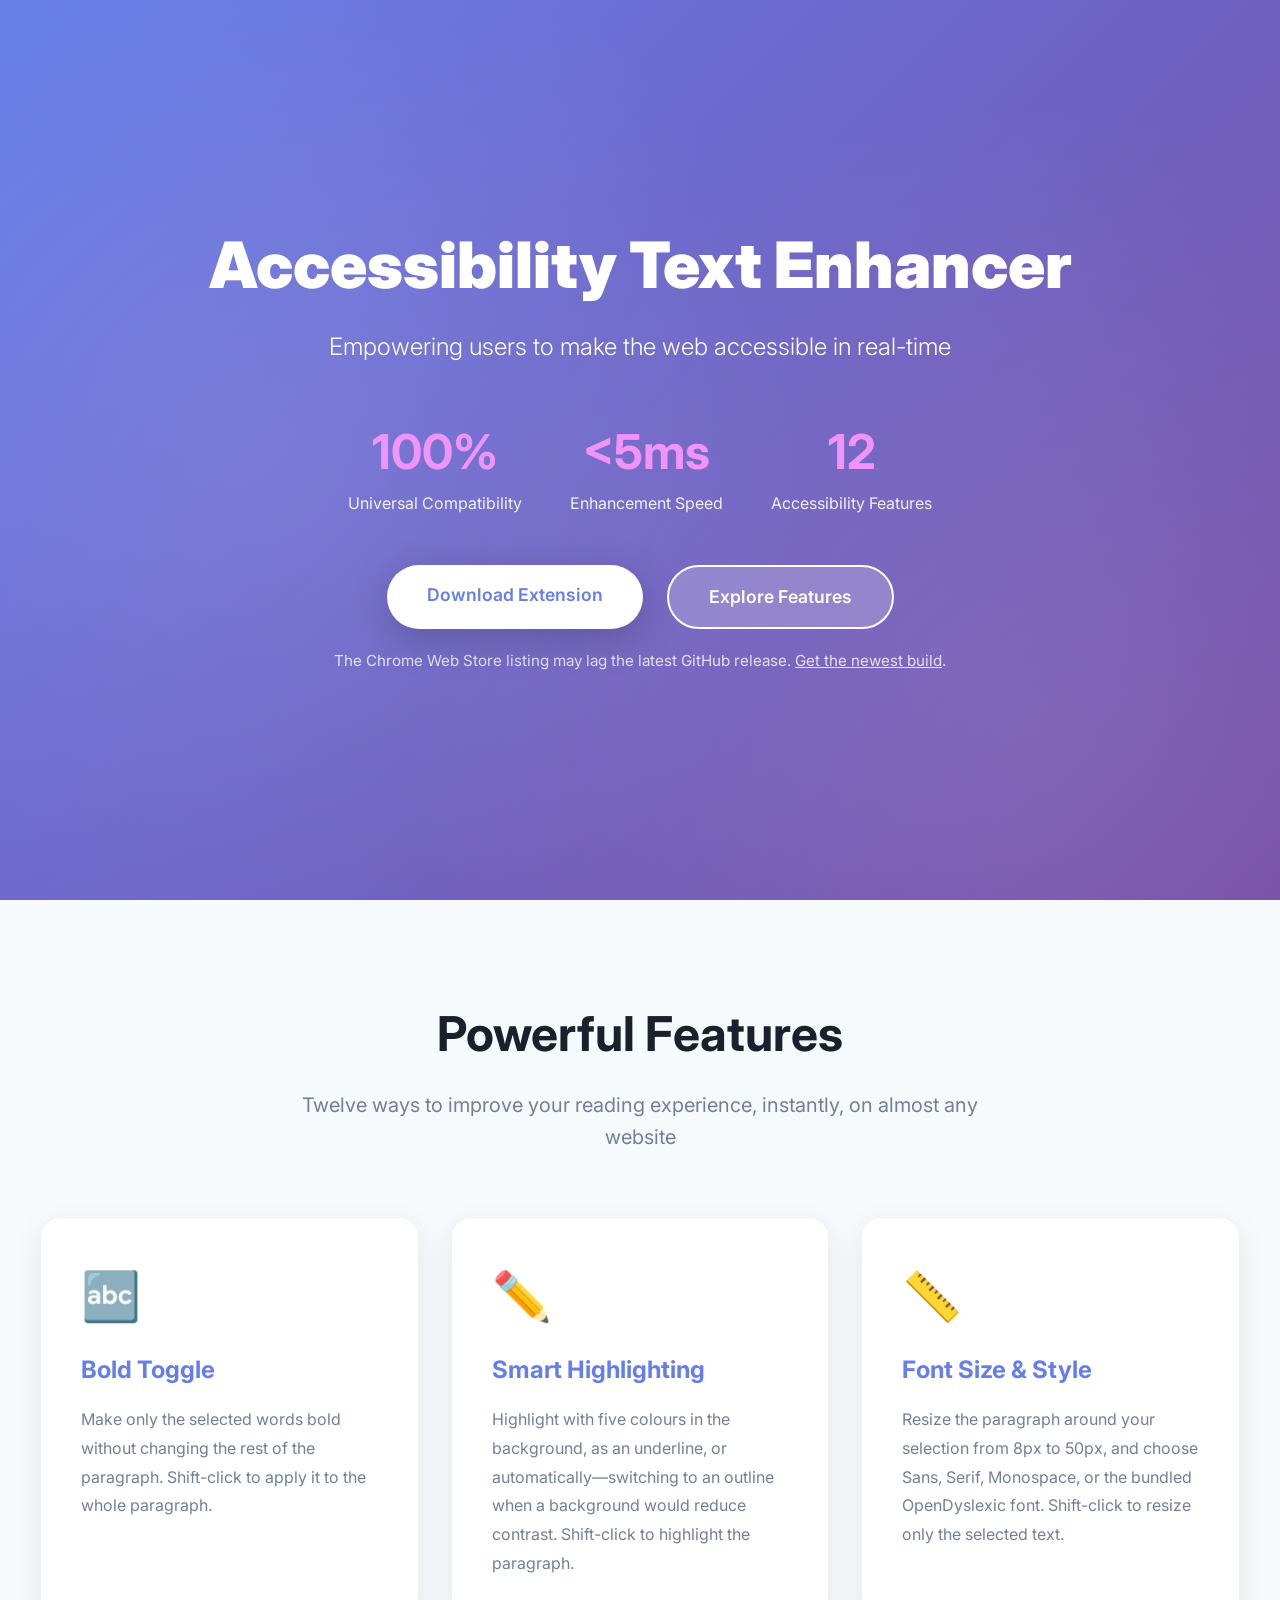
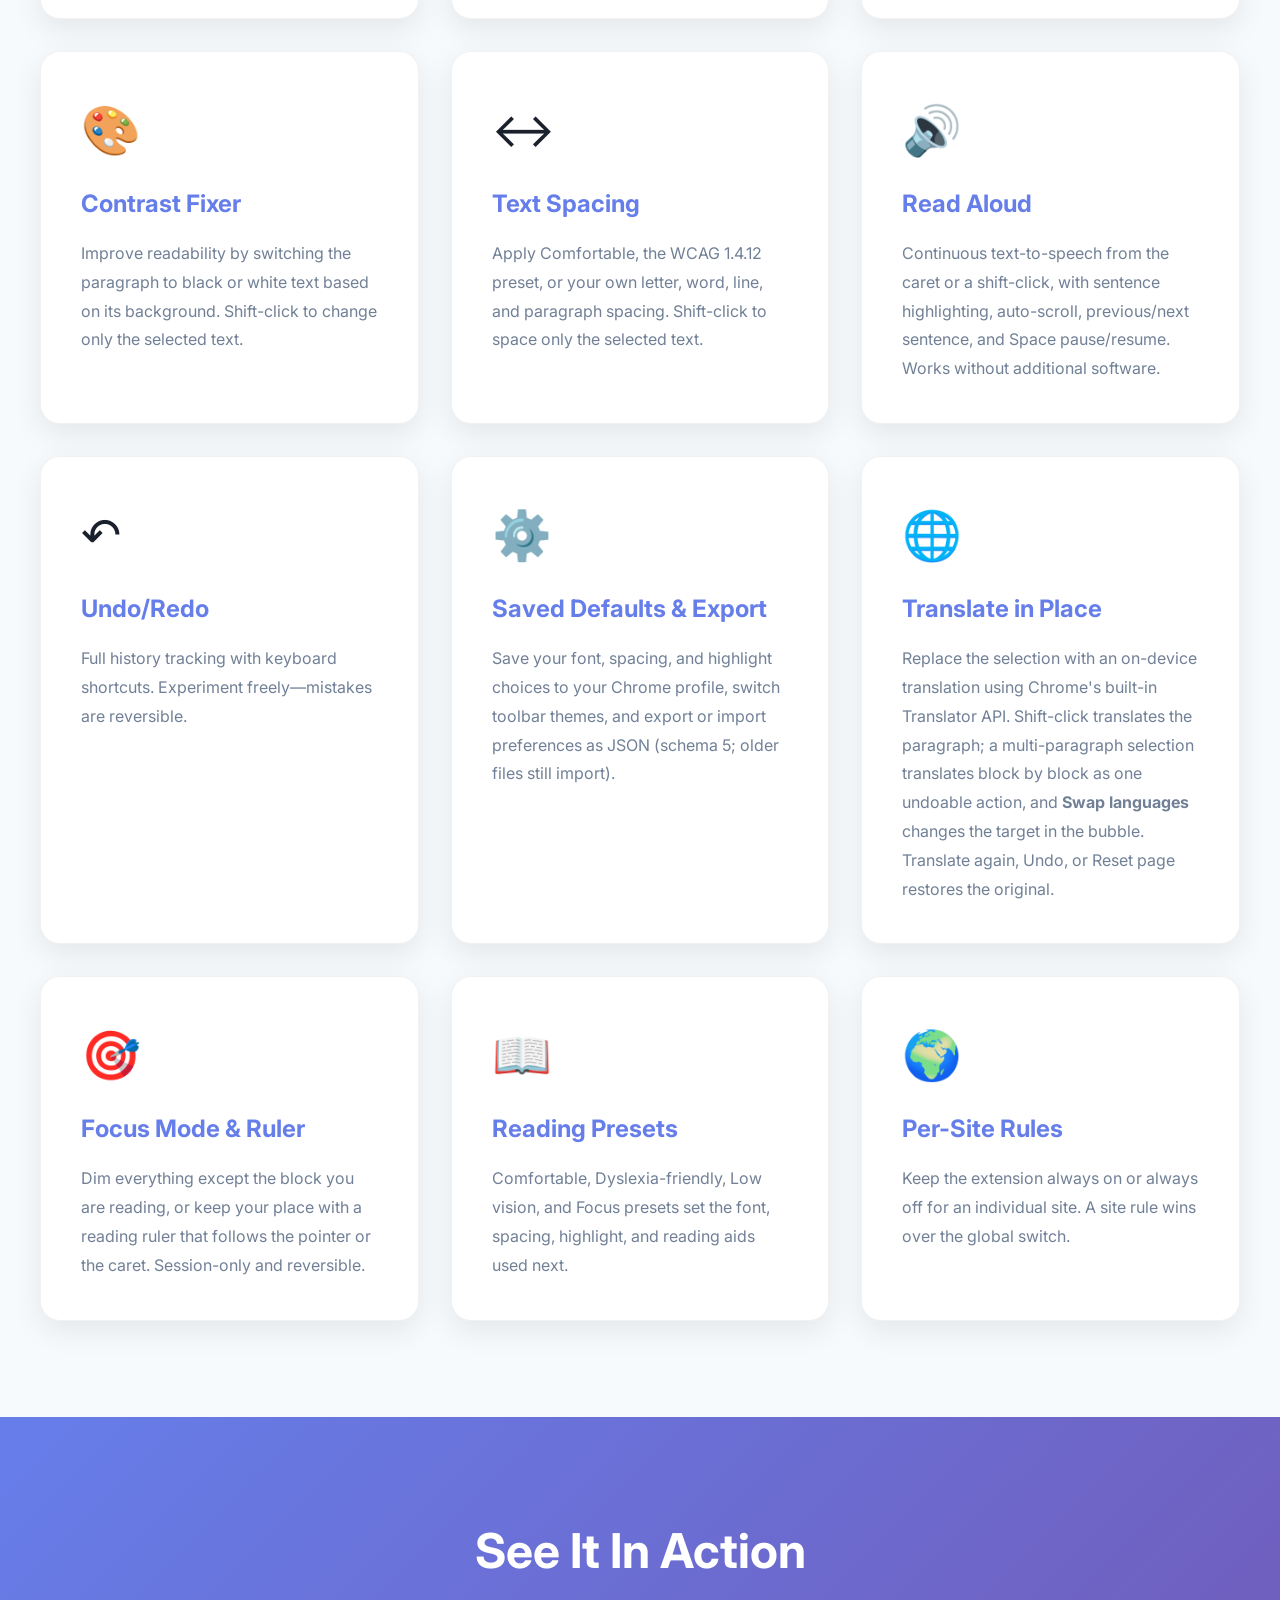
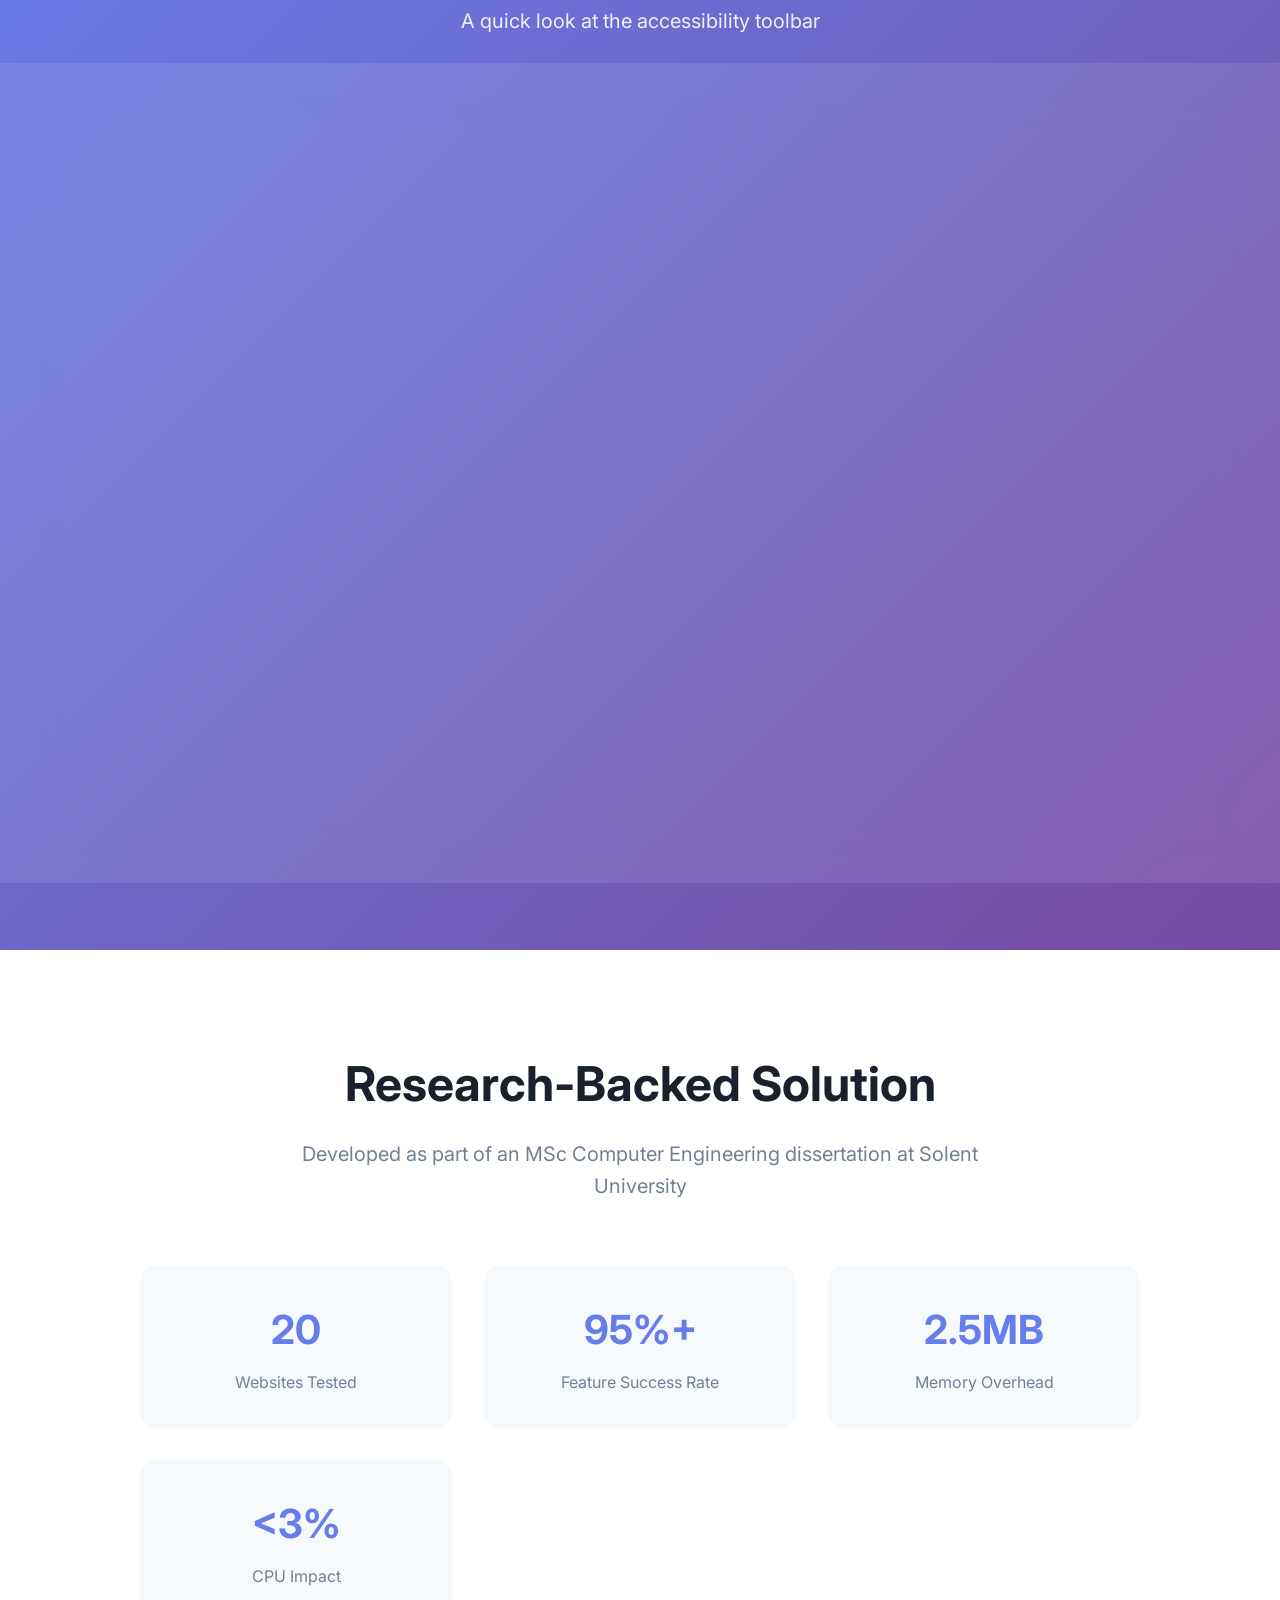
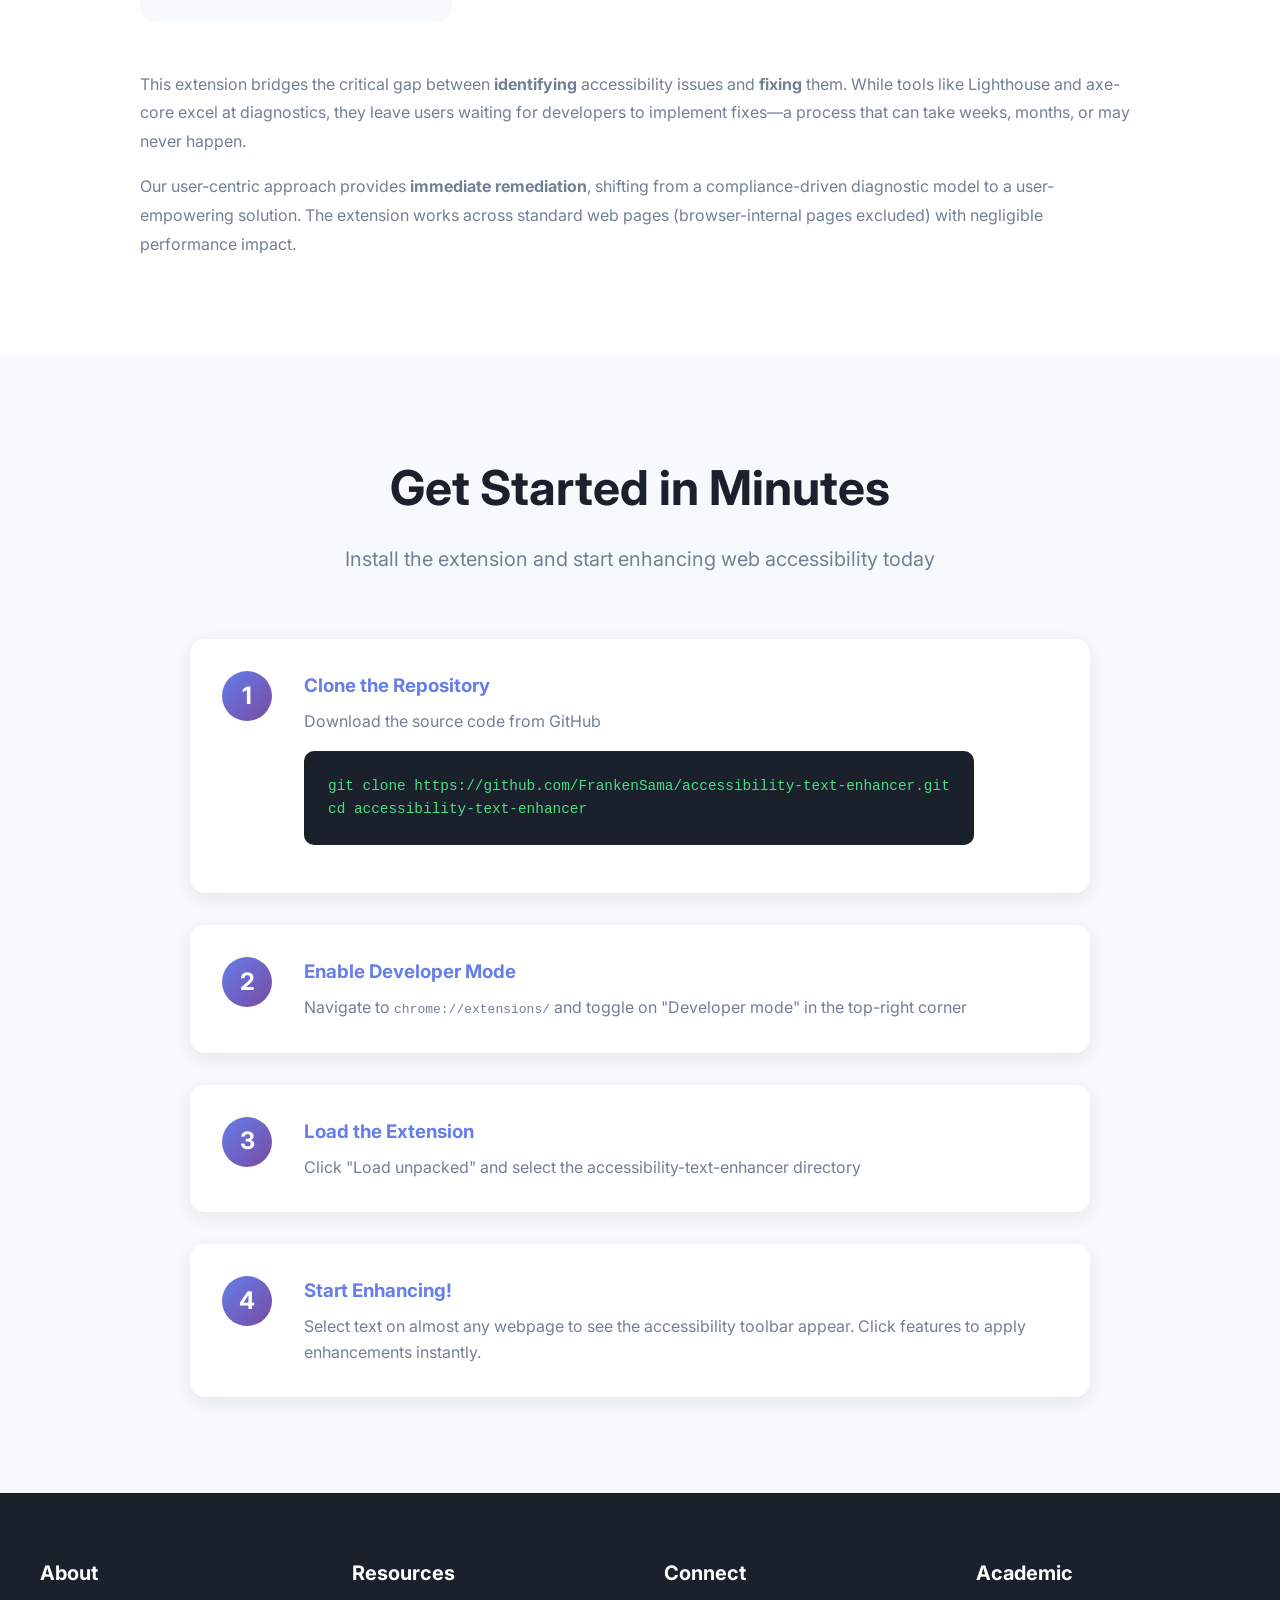
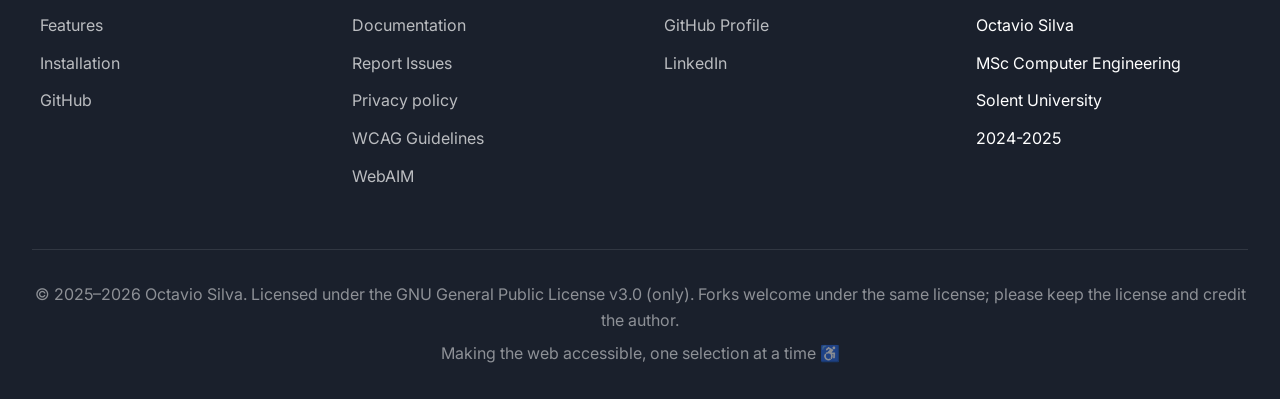
<file: index.html>
<!DOCTYPE html>
<html lang="en">
<head>
    <meta charset="UTF-8">
    <meta name="viewport" content="width=device-width, initial-scale=1.0">
    <meta name="description" content="Accessibility Text Enhancer - text styling, continuous read-aloud, in-place translation, and reading aids for Chrome">
    <meta name="keywords" content="accessibility, WCAG, browser extension, web accessibility, assistive technology, text-to-speech, translation, dyslexia, reading">
    <meta name="author" content="Octavio Silva">

    <title>Accessibility Text Enhancer - Make the Web Accessible for Everyone</title>

    <link rel="preconnect" href="https://fonts.googleapis.com">
    <link rel="preconnect" href="https://fonts.gstatic.com" crossorigin>
    <link href="https://fonts.googleapis.com/css2?family=Inter:wght@300;400;600;700;900&display=swap" rel="stylesheet">

    <link rel="stylesheet" href="styles.css">
</head>
<body>
    <!-- Hero Section -->
    <section class="hero">
        <div class="hero-content">
            <h1>Accessibility Text Enhancer</h1>
            <p class="subtitle">Empowering users to make the web accessible in real-time</p>

            <div class="stats">
                <div class="stat-item">
                    <span class="stat-number">100%</span>
                    <span class="stat-label">Universal Compatibility</span>
                </div>
                <div class="stat-item">
                    <span class="stat-number">&lt;5ms</span>
                    <span class="stat-label">Enhancement Speed</span>
                </div>
                <div class="stat-item">
                    <span class="stat-number">12</span>
                    <span class="stat-label">Accessibility Features</span>
                </div>
            </div>

            <div class="cta-buttons">
                <a href="https://chromewebstore.google.com/detail/cgpanifaahogfainpnkebmbgemodgfli" class="btn btn-primary">
                    Download Extension
                </a>
                <a href="#features" class="btn btn-secondary">
                    Explore Features
                </a>
            </div>
            <p class="cta-note">
                The Chrome Web Store listing may lag the latest GitHub release.
                <a href="https://github.com/FrankenSama/Accessibility-Text-Enhancer/releases/latest">Get the newest build</a>.
            </p>
        </div>
    </section>

    <!-- Features Section -->
    <section id="features" class="features">
        <h2 class="section-title">Powerful Features</h2>
        <p class="section-subtitle">Twelve ways to improve your reading experience, instantly, on almost any website</p>

        <div class="features-grid">
            <div class="feature-card fade-in">
                <div class="feature-icon">🔤</div>
                <h3>Bold Toggle</h3>
                <p>Make only the selected words bold without changing the rest of the paragraph. Shift-click to apply it to the whole paragraph.</p>
            </div>

            <div class="feature-card fade-in">
                <div class="feature-icon">✏️</div>
                <h3>Smart Highlighting</h3>
                <p>Highlight with five colours in the background, as an underline, or automatically&mdash;switching to an outline when a background would reduce contrast. Shift-click to highlight the paragraph.</p>
            </div>

            <div class="feature-card fade-in">
                <div class="feature-icon">📏</div>
                <h3>Font Size &amp; Style</h3>
                <p>Resize the paragraph around your selection from 8px to 50px, and choose Sans, Serif, Monospace, or the bundled OpenDyslexic font. Shift-click to resize only the selected text.</p>
            </div>

            <div class="feature-card fade-in">
                <div class="feature-icon">🎨</div>
                <h3>Contrast Fixer</h3>
                <p>Improve readability by switching the paragraph to black or white text based on its background. Shift-click to change only the selected text.</p>
            </div>

            <div class="feature-card fade-in">
                <div class="feature-icon">↔️</div>
                <h3>Text Spacing</h3>
                <p>Apply Comfortable, the WCAG 1.4.12 preset, or your own letter, word, line, and paragraph spacing. Shift-click to space only the selected text.</p>
            </div>

            <div class="feature-card fade-in">
                <div class="feature-icon">🔊</div>
                <h3>Read Aloud</h3>
                <p>Continuous text-to-speech from the caret or a shift-click, with sentence highlighting, auto-scroll, previous/next sentence, and Space pause/resume. Works without additional software.</p>
            </div>

            <div class="feature-card fade-in">
                <div class="feature-icon">↶</div>
                <h3>Undo/Redo</h3>
                <p>Full history tracking with keyboard shortcuts. Experiment freely—mistakes are reversible.</p>
            </div>

            <div class="feature-card fade-in">
                <div class="feature-icon">⚙️</div>
                <h3>Saved Defaults &amp; Export</h3>
                <p>Save your font, spacing, and highlight choices to your Chrome profile, switch toolbar themes, and export or import preferences as JSON (schema 5; older files still import).</p>
            </div>

            <div class="feature-card fade-in">
                <div class="feature-icon">🌐</div>
                <h3>Translate in Place</h3>
                <p>Replace the selection with an on-device translation using Chrome's built-in Translator API. Shift-click translates the paragraph; a multi-paragraph selection translates block by block as one undoable action, and <strong>Swap languages</strong> changes the target in the bubble. Translate again, Undo, or Reset page restores the original.</p>
            </div>

            <div class="feature-card fade-in">
                <div class="feature-icon">🎯</div>
                <h3>Focus Mode &amp; Ruler</h3>
                <p>Dim everything except the block you are reading, or keep your place with a reading ruler that follows the pointer or the caret. Session-only and reversible.</p>
            </div>

            <div class="feature-card fade-in">
                <div class="feature-icon">📖</div>
                <h3>Reading Presets</h3>
                <p>Comfortable, Dyslexia-friendly, Low vision, and Focus presets set the font, spacing, highlight, and reading aids used next.</p>
            </div>

            <div class="feature-card fade-in">
                <div class="feature-icon">🌍</div>
                <h3>Per-Site Rules</h3>
                <p>Keep the extension always on or always off for an individual site. A site rule wins over the global switch.</p>
            </div>
        </div>
    </section>

    <!-- Demo Section -->
    <section class="demo">
        <div class="demo-container">
            <h2 class="section-title">See It In Action</h2>
            <p class="section-subtitle">
                A quick look at the accessibility toolbar
            </p>

            <div class="demo-video">
                <img src="docs/images/demo-screenshot.webp"
                     alt="Screenshot of the accessibility toolbar above selected text"
                     width="1920" height="1080" loading="lazy" decoding="async">
                <p>
                    Select text on almost any webpage to activate the accessibility toolbar
                </p>
            </div>
        </div>
    </section>

    <!-- Research Section -->
    <section class="research">
        <div class="research-content">
            <h2 class="section-title">Research-Backed Solution</h2>
            <p class="section-subtitle">
                Developed as part of an MSc Computer Engineering dissertation at Solent University
            </p>

            <div class="research-stats">
                <div class="research-stat">
                    <span class="research-stat-value">20</span>
                    <span class="research-stat-label">Websites Tested</span>
                </div>
                <div class="research-stat">
                    <span class="research-stat-value">95%+</span>
                    <span class="research-stat-label">Feature Success Rate</span>
                </div>
                <div class="research-stat">
                    <span class="research-stat-value">2.5MB</span>
                    <span class="research-stat-label">Memory Overhead</span>
                </div>
                <div class="research-stat">
                    <span class="research-stat-value">&lt;3%</span>
                    <span class="research-stat-label">CPU Impact</span>
                </div>
            </div>

            <p class="research-note">
                This extension bridges the critical gap between <strong>identifying</strong> accessibility issues
                and <strong>fixing</strong> them. While tools like Lighthouse and axe-core excel at diagnostics,
                they leave users waiting for developers to implement fixes—a process that can take weeks, months,
                or may never happen.
            </p>

            <p class="research-note">
                Our user-centric approach provides <strong>immediate remediation</strong>, shifting from a
                compliance-driven diagnostic model to a user-empowering solution. The extension works across
                standard web pages (browser-internal pages excluded) with negligible performance impact.
            </p>
        </div>
    </section>

    <!-- Installation Section -->
    <section id="installation" class="installation">
        <div class="installation-content">
            <h2 class="section-title">Get Started in Minutes</h2>
            <p class="section-subtitle">Install the extension and start enhancing web accessibility today</p>

            <div class="steps">
                <div class="step">
                    <div class="step-number">1</div>
                    <div class="step-content">
                        <h3>Clone the Repository</h3>
                        <p>Download the source code from GitHub</p>
                        <div class="code-block">
                            git clone https://github.com/FrankenSama/accessibility-text-enhancer.git<br>
                            cd accessibility-text-enhancer
                        </div>
                    </div>
                </div>

                <div class="step">
                    <div class="step-number">2</div>
                    <div class="step-content">
                        <h3>Enable Developer Mode</h3>
                        <p>Navigate to <code>chrome://extensions/</code> and toggle on "Developer mode" in the top-right corner</p>
                    </div>
                </div>

                <div class="step">
                    <div class="step-number">3</div>
                    <div class="step-content">
                        <h3>Load the Extension</h3>
                        <p>Click "Load unpacked" and select the accessibility-text-enhancer directory</p>
                    </div>
                </div>

                <div class="step">
                    <div class="step-number">4</div>
                    <div class="step-content">
                        <h3>Start Enhancing!</h3>
                        <p>Select text on almost any webpage to see the accessibility toolbar appear. Click features to apply enhancements instantly.</p>
                    </div>
                </div>
            </div>
        </div>
    </section>

    <!-- Footer -->
    <footer>
        <div class="footer-content">
            <div class="footer-section">
                <h4>About</h4>
                <ul>
                    <li><a href="#features">Features</a></li>
                    <li><a href="#installation">Installation</a></li>
                    <li><a href="https://github.com/FrankenSama/accessibility-text-enhancer">GitHub</a></li>
                </ul>
            </div>

            <div class="footer-section">
                <h4>Resources</h4>
                <ul>
                    <li><a href="https://github.com/FrankenSama/accessibility-text-enhancer/blob/main/README.md">Documentation</a></li>
                    <li><a href="https://github.com/FrankenSama/accessibility-text-enhancer/issues">Report Issues</a></li>
                    <li><a href="privacy-policy.html">Privacy policy</a></li>
                    <li><a href="https://www.w3.org/WAI/WCAG22/quickref/">WCAG Guidelines</a></li>
                    <li><a href="https://webaim.org/">WebAIM</a></li>
                </ul>
            </div>

            <div class="footer-section">
                <h4>Connect</h4>
                <ul>
                    <li><a href="https://github.com/FrankenSama">GitHub Profile</a></li>
                    <li><a href="https://www.linkedin.com/in/octavio-silva-designer/">LinkedIn</a></li>
                </ul>
            </div>

            <div class="footer-section">
                <h4>Academic</h4>
                <ul>
                    <li>Octavio Silva</li>
                    <li>MSc Computer Engineering</li>
                    <li>Solent University</li>
                    <li>2024-2025</li>
                </ul>
            </div>
        </div>

        <div class="footer-bottom">
            <p>&copy; 2025–2026 Octavio Silva. Licensed under the GNU General Public License v3.0 (only). Forks welcome under the same license; please keep the license and credit the author.</p>
            <p class="footer-tagline">Making the web accessible, one selection at a time ♿</p>
        </div>
    </footer>

    <script src="script.js"></script>
</body>
</html>
</file>
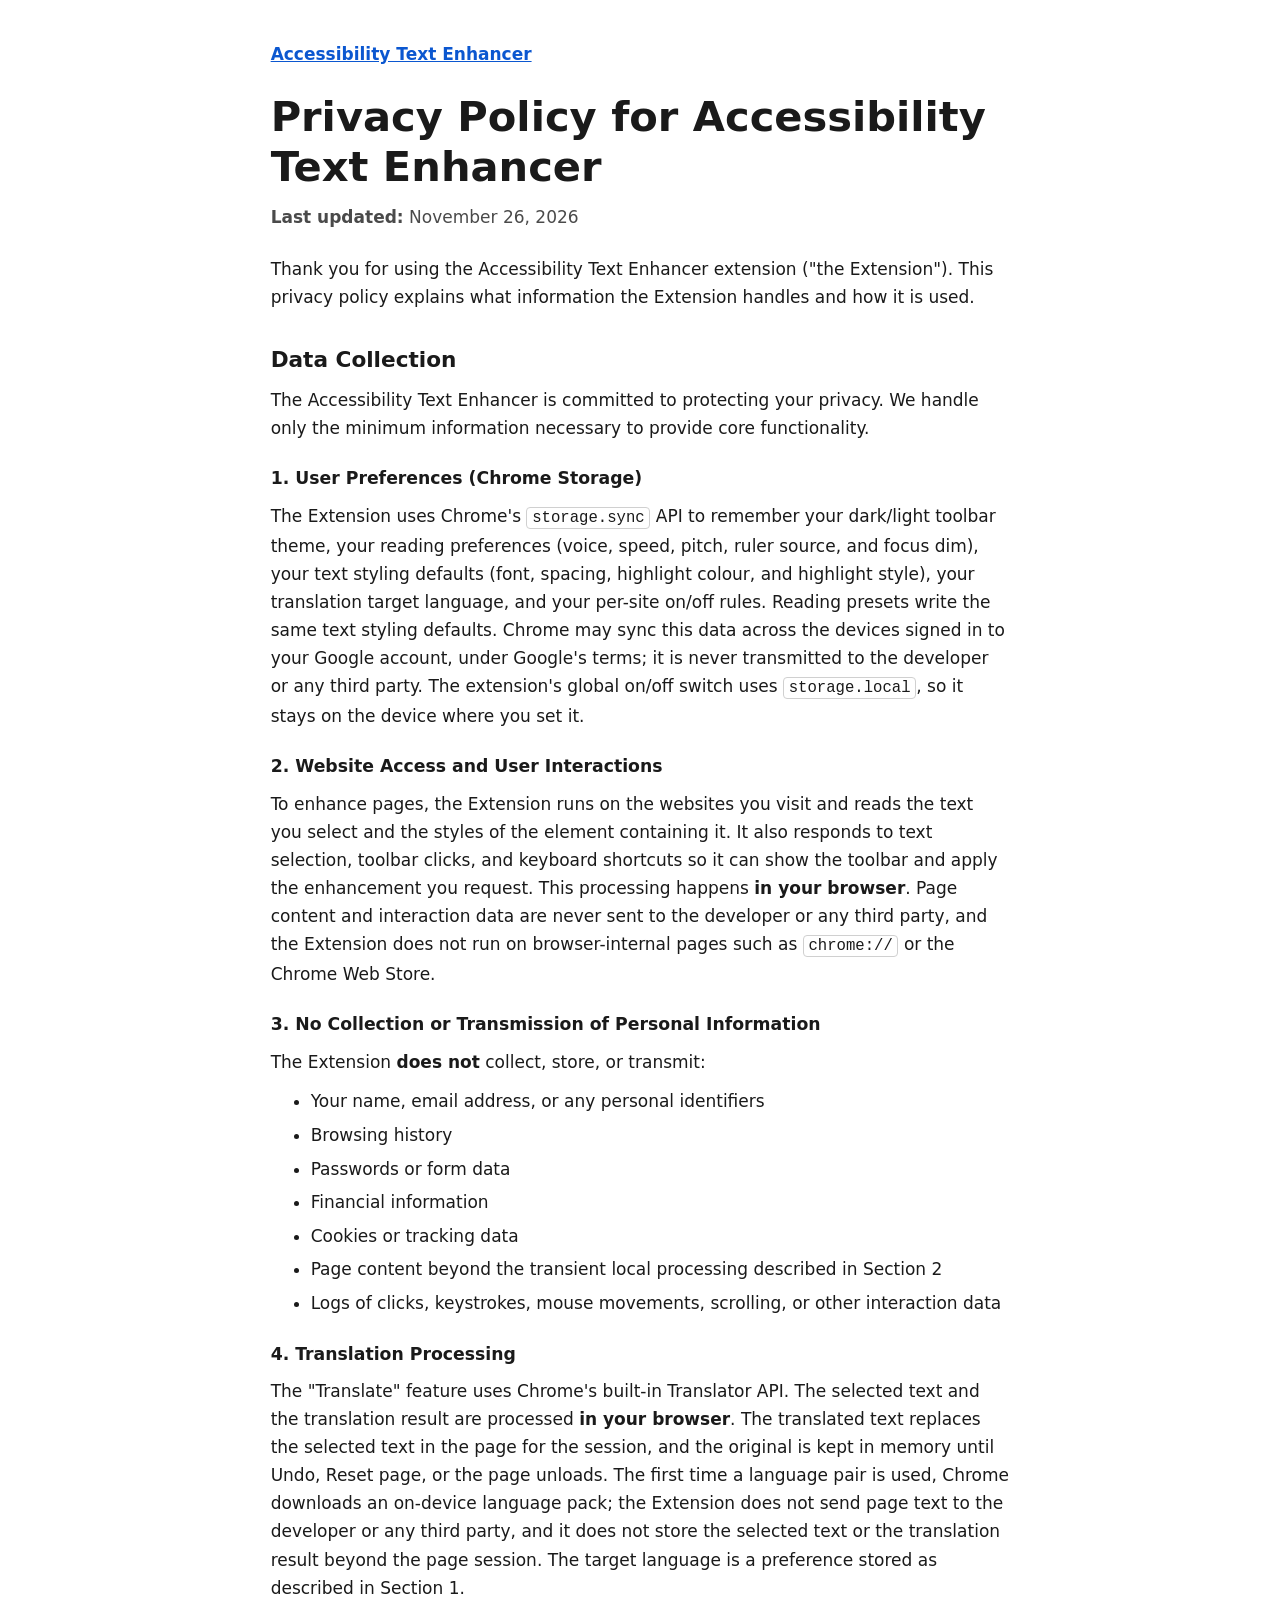
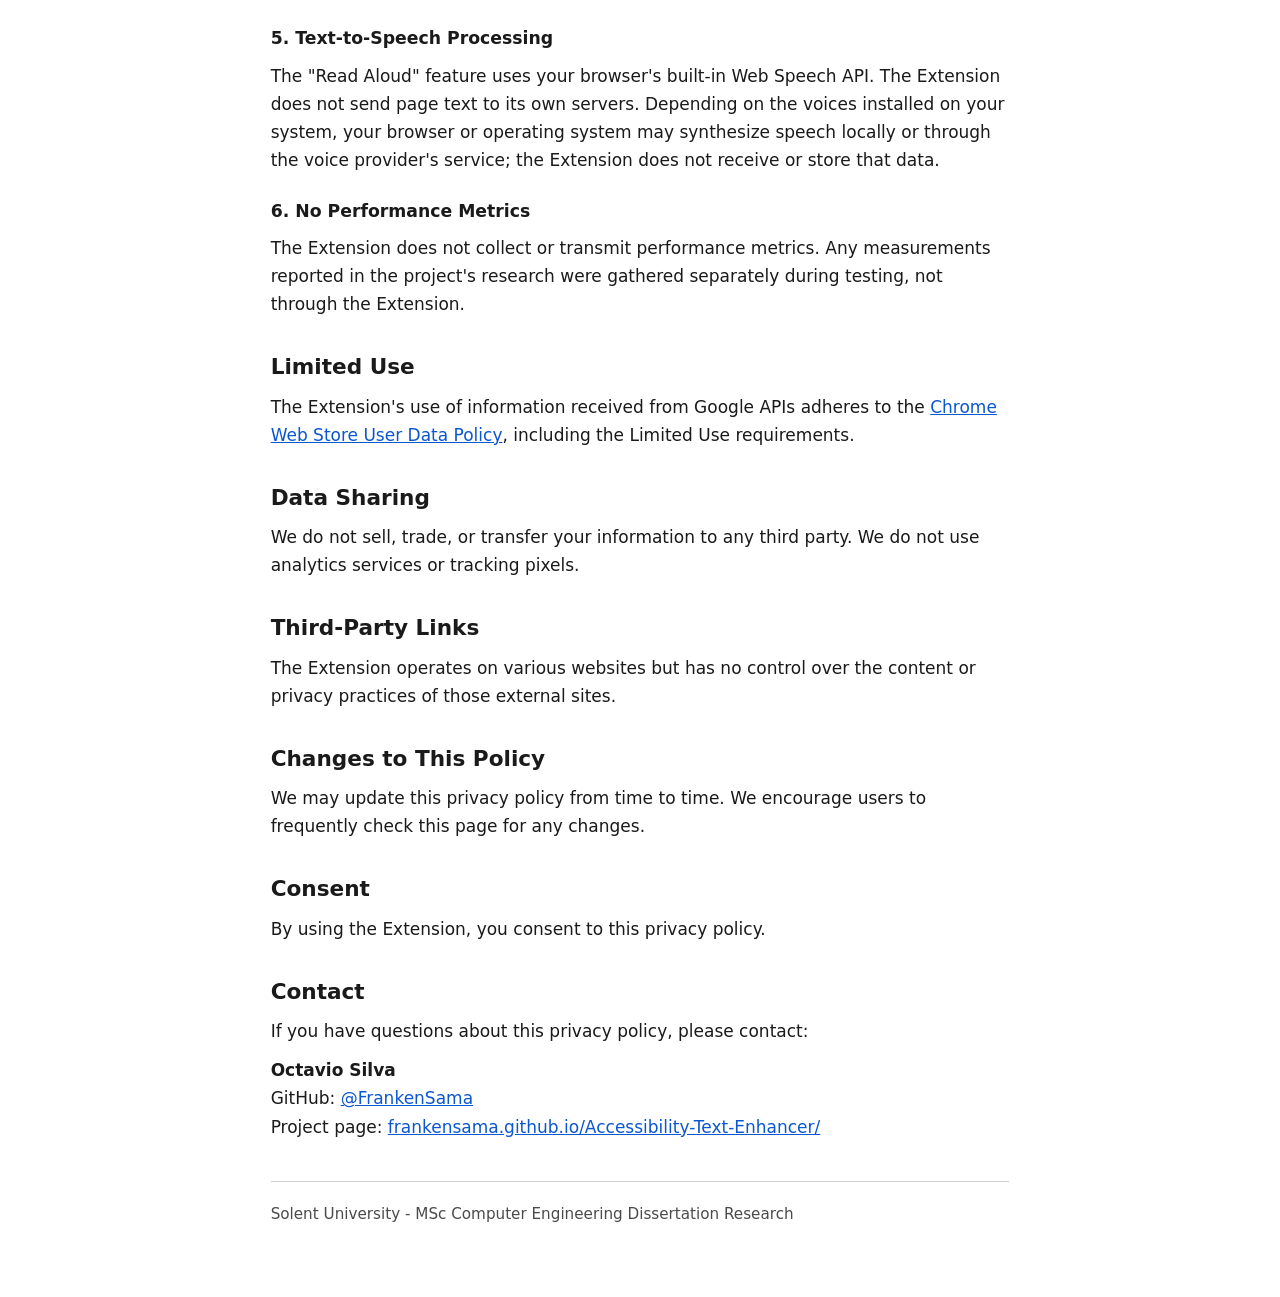
<file: privacy-policy.html>
<!doctype html>
<html lang="en">
<head>
    <meta charset="utf-8">
    <meta name="viewport" content="width=device-width, initial-scale=1.0">
    <meta name="description" content="Privacy policy for Accessibility Text Enhancer: local page processing, synced preferences, and no page text sent to the developer.">
    <link rel="canonical" href="https://frankensama.github.io/Accessibility-Text-Enhancer/privacy-policy.html">
    <title>Privacy Policy - Accessibility Text Enhancer</title>
    <style>
        :root {
            color-scheme: light dark;
            --background: #ffffff;
            --text: #1a1a1a;
            --muted: #4a4a4a;
            --accent: #0b57d0;
            --border: #d0d0d0;
        }

        @media (prefers-color-scheme: dark) {
            :root {
                --background: #121212;
                --text: #f1f1f1;
                --muted: #c4c4c4;
                --accent: #8ab4f8;
                --border: #444444;
            }
        }

        * { box-sizing: border-box; }

        body {
            margin: 0;
            background: var(--background);
            color: var(--text);
            font-family: system-ui, -apple-system, "Segoe UI", Arial, sans-serif;
            font-size: 17px;
            line-height: 1.65;
        }

        main {
            max-width: 72ch;
            margin: 0 auto;
            padding: 2.5rem 1.25rem 4rem;
        }

        h1 {
            font-size: clamp(1.9rem, 4vw, 2.6rem);
            line-height: 1.2;
            margin: 0 0 0.5rem;
        }

        h2 {
            font-size: 1.35rem;
            line-height: 1.3;
            margin: 2.2rem 0 0.6rem;
        }

        h3 {
            font-size: 1.08rem;
            line-height: 1.35;
            margin: 1.6rem 0 0.4rem;
        }

        p, ul { margin: 0.7rem 0; }
        li { margin: 0.35rem 0; }

        .updated {
            color: var(--muted);
            margin-bottom: 1.5rem;
        }

        .back {
            display: inline-block;
            margin-bottom: 1.5rem;
            color: var(--accent);
            font-weight: 600;
        }

        a { color: var(--accent); }
        a:focus-visible {
            outline: 3px solid var(--accent);
            outline-offset: 3px;
        }

        code {
            padding: 0.08em 0.3em;
            border: 1px solid var(--border);
            border-radius: 4px;
            font-size: 0.92em;
        }

        hr {
            border: 0;
            border-top: 1px solid var(--border);
            margin: 2.5rem 0 1.25rem;
        }

        .small {
            color: var(--muted);
            font-size: 0.95rem;
        }
    </style>
</head>
<body>
    <main>
        <a class="back" href="./">Accessibility Text Enhancer</a>
        <h1>Privacy Policy for Accessibility Text Enhancer</h1>
        <p class="updated"><strong>Last updated:</strong> <time datetime="2026-11-26">November 26, 2026</time></p>

        <p>
            Thank you for using the Accessibility Text Enhancer extension ("the
            Extension"). This privacy policy explains what information the
            Extension handles and how it is used.
        </p>

        <h2>Data Collection</h2>
        <p>
            The Accessibility Text Enhancer is committed to protecting your
            privacy. We handle only the minimum information necessary to provide
            core functionality.
        </p>

        <h3>1. User Preferences (Chrome Storage)</h3>
        <p>
            The Extension uses Chrome's <code>storage.sync</code> API to remember
            your dark/light toolbar theme, your reading preferences (voice,
            speed, pitch, ruler source, and focus dim), your text styling
            defaults (font, spacing, highlight colour, and highlight style), your
            translation target language, and your per-site on/off rules. Reading
            presets write the same text styling defaults. Chrome may sync this
            data across the devices signed in to your Google account, under
            Google's terms; it is never transmitted to the developer or any third
            party. The extension's global on/off switch uses
            <code>storage.local</code>, so it stays on the device where you set
            it.
        </p>

        <h3>2. Website Access and User Interactions</h3>
        <p>
            To enhance pages, the Extension runs on the websites you visit and
            reads the text you select and the styles of the element containing
            it. It also responds to text selection, toolbar clicks, and keyboard
            shortcuts so it can show the toolbar and apply the enhancement you
            request. This processing happens <strong>in your browser</strong>.
            Page content and interaction data are never sent to the developer or
            any third party, and the Extension does not run on browser-internal
            pages such as <code>chrome://</code> or the Chrome Web Store.
        </p>

        <h3>3. No Collection or Transmission of Personal Information</h3>
        <p>The Extension <strong>does not</strong> collect, store, or transmit:</p>
        <ul>
            <li>Your name, email address, or any personal identifiers</li>
            <li>Browsing history</li>
            <li>Passwords or form data</li>
            <li>Financial information</li>
            <li>Cookies or tracking data</li>
            <li>Page content beyond the transient local processing described in Section 2</li>
            <li>Logs of clicks, keystrokes, mouse movements, scrolling, or other interaction data</li>
        </ul>

        <h3>4. Translation Processing</h3>
        <p>
            The "Translate" feature uses Chrome's built-in Translator API. The
            selected text and the translation result are processed
            <strong>in your browser</strong>. The translated text replaces the
            selected text in the page for the session, and the original is kept
            in memory until Undo, Reset page, or the page unloads. The first time
            a language pair is used, Chrome downloads an on-device language pack;
            the Extension does not send page text to the developer or any third
            party, and it does not store the selected text or the translation
            result beyond the page session. The target language is a preference
            stored as described in Section 1.
        </p>

        <h3>5. Text-to-Speech Processing</h3>
        <p>
            The "Read Aloud" feature uses your browser's built-in Web Speech API.
            The Extension does not send page text to its own servers. Depending
            on the voices installed on your system, your browser or operating
            system may synthesize speech locally or through the voice provider's
            service; the Extension does not receive or store that data.
        </p>

        <h3>6. No Performance Metrics</h3>
        <p>
            The Extension does not collect or transmit performance metrics. Any
            measurements reported in the project's research were gathered
            separately during testing, not through the Extension.
        </p>

        <h2>Limited Use</h2>
        <p>
            The Extension's use of information received from Google APIs adheres
            to the
            <a href="https://developer.chrome.com/docs/webstore/program-policies/limited-use/">Chrome Web Store User Data Policy</a>,
            including the Limited Use requirements.
        </p>

        <h2>Data Sharing</h2>
        <p>
            We do not sell, trade, or transfer your information to any third
            party. We do not use analytics services or tracking pixels.
        </p>

        <h2>Third-Party Links</h2>
        <p>
            The Extension operates on various websites but has no control over
            the content or privacy practices of those external sites.
        </p>

        <h2>Changes to This Policy</h2>
        <p>
            We may update this privacy policy from time to time. We encourage
            users to frequently check this page for any changes.
        </p>

        <h2>Consent</h2>
        <p>By using the Extension, you consent to this privacy policy.</p>

        <h2>Contact</h2>
        <p>If you have questions about this privacy policy, please contact:</p>
        <p>
            <strong>Octavio Silva</strong><br>
            GitHub: <a href="https://github.com/FrankenSama">@FrankenSama</a><br>
            Project page: <a href="https://frankensama.github.io/Accessibility-Text-Enhancer/">frankensama.github.io/Accessibility-Text-Enhancer/</a>
        </p>

        <hr>
        <p class="small">Solent University - MSc Computer Engineering Dissertation Research</p>
    </main>
</body>
</html>
</file>
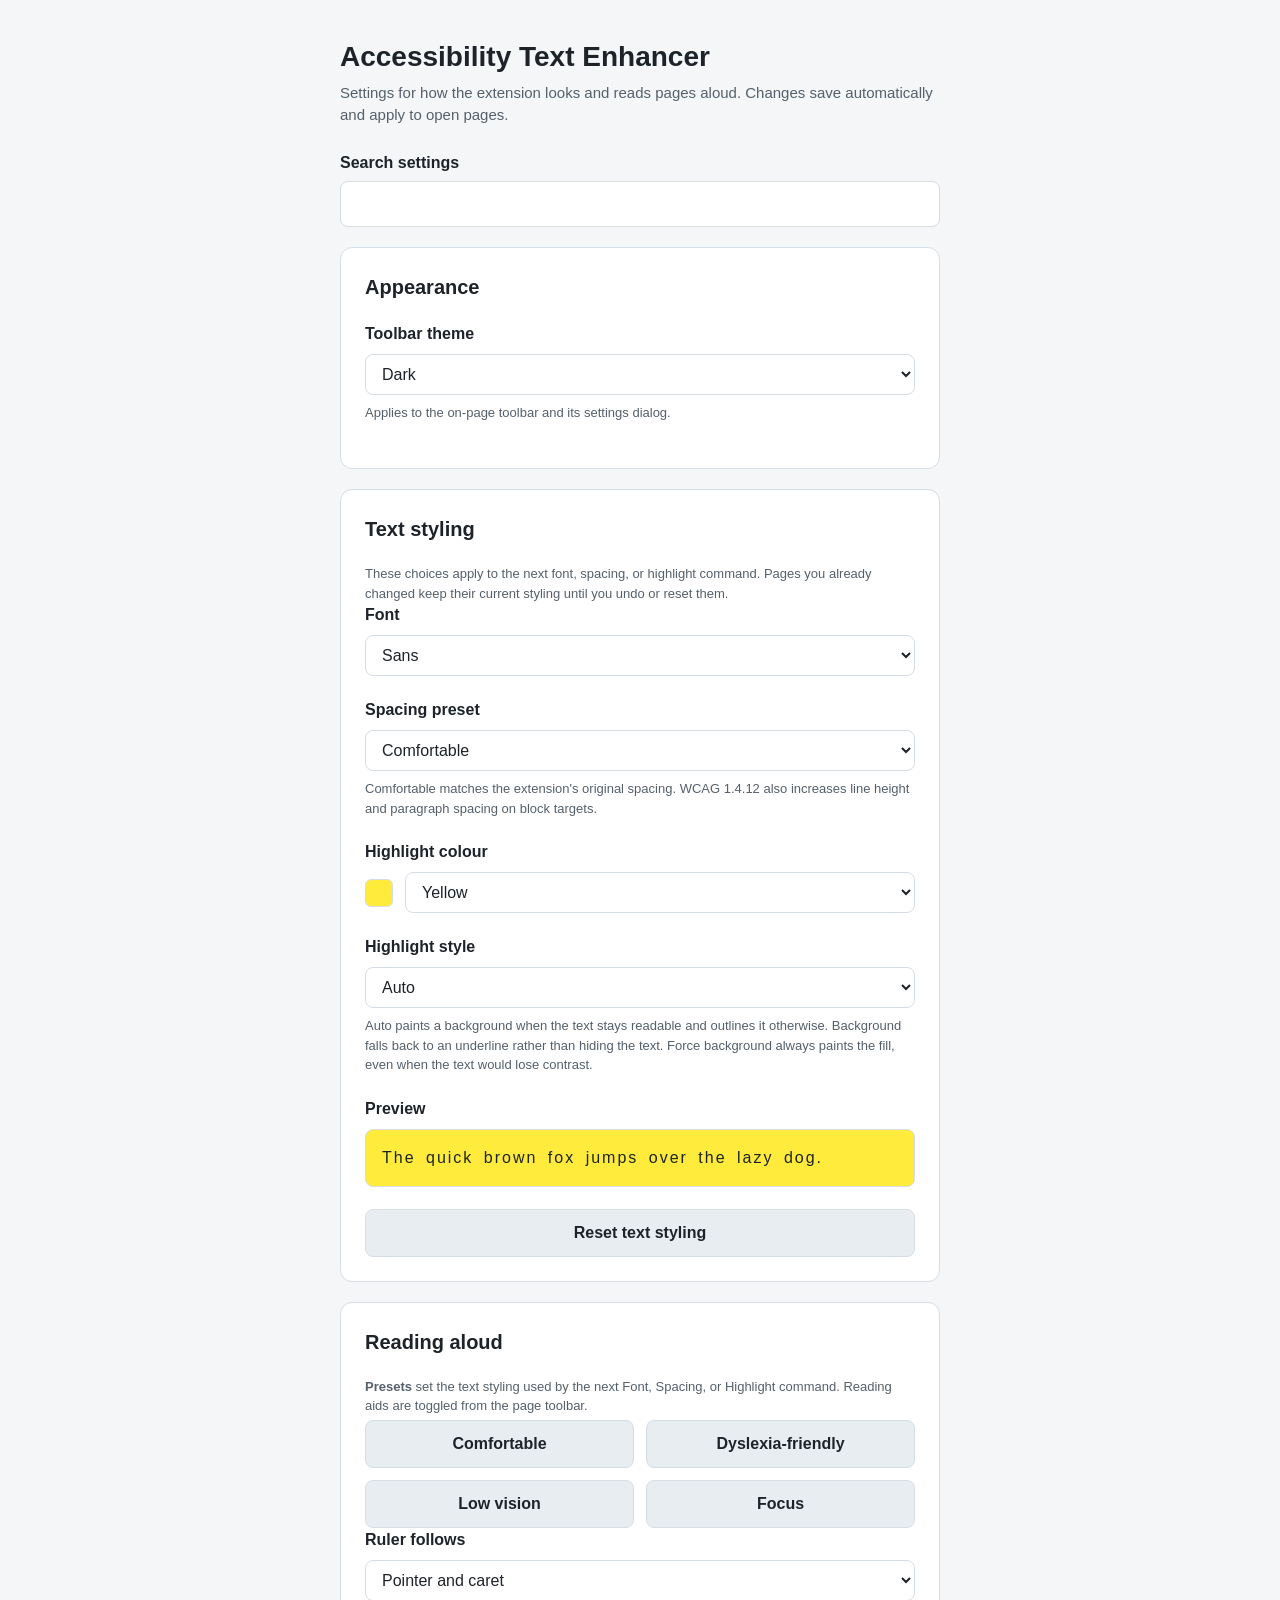
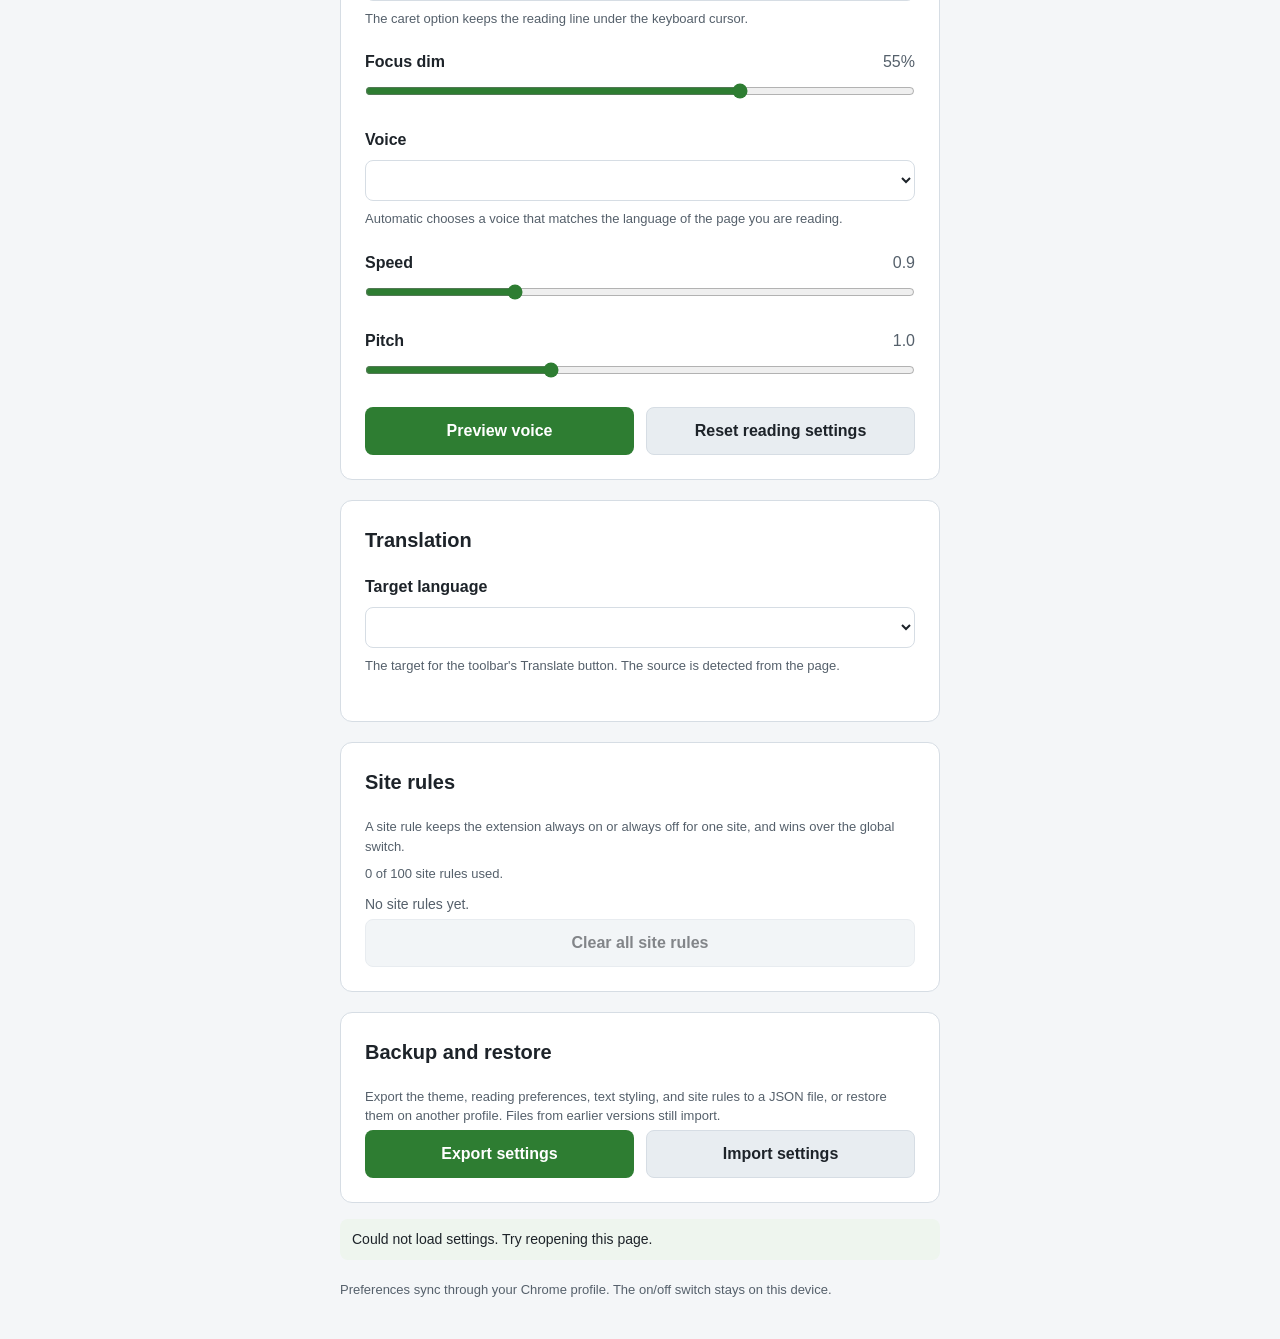
<file: options/options.html>
<!DOCTYPE html>
<html lang="en">
<head>
    <meta charset="utf-8">
    <meta name="viewport" content="width=device-width, initial-scale=1.0">
    <title>Settings — Accessibility Text Enhancer</title>
    <link rel="stylesheet" href="options.css">
</head>
<body>
    <main class="page">
        <header class="page-header">
            <h1>Accessibility Text Enhancer</h1>
            <p class="subtitle">
                Settings for how the extension looks and reads pages aloud.
                Changes save automatically and apply to open pages.
            </p>
        </header>

        <div class="settings-search" role="search">
            <label for="settings-search">Search settings</label>
            <div class="settings-search-row">
                <input type="search" id="settings-search"
                    class="settings-search-input" autocomplete="off"
                    spellcheck="false">
                <button type="button" id="settings-search-clear"
                    class="settings-search-clear" hidden>Clear</button>
            </div>
            <p id="settings-search-status" class="search-status"
                role="status" aria-live="polite"></p>
        </div>

        <section class="card" aria-labelledby="appearance-heading">
            <h2 id="appearance-heading">Appearance</h2>

            <div class="field">
                <label for="toolbar-theme">Toolbar theme</label>
                <select id="toolbar-theme">
                    <option value="dark">Dark</option>
                    <option value="light">Light</option>
                </select>
                <p class="hint">
                    Applies to the on-page toolbar and its settings dialog.
                </p>
            </div>
        </section>

        <section class="card" aria-labelledby="text-styling-heading">
            <h2 id="text-styling-heading">Text styling</h2>

            <p class="hint">
                These choices apply to the next font, spacing, or highlight
                command. Pages you already changed keep their current styling
                until you undo or reset them.
            </p>

            <div class="field">
                <label for="text-font">Font</label>
                <select id="text-font"></select>
            </div>

            <div class="field">
                <label for="text-spacing-preset">Spacing preset</label>
                <select id="text-spacing-preset"></select>
                <p class="hint">
                    Comfortable matches the extension's original spacing.
                    WCAG 1.4.12 also increases line height and paragraph
                    spacing on block targets.
                </p>
            </div>

            <div id="custom-spacing" class="custom-spacing" hidden>
                <div class="field">
                    <label for="text-letter-spacing">
                        Letter spacing
                        <output id="text-letter-spacing-value" for="text-letter-spacing">0.125em</output>
                    </label>
                    <input type="range" id="text-letter-spacing">
                </div>

                <div class="field">
                    <label for="text-word-spacing">
                        Word spacing
                        <output id="text-word-spacing-value" for="text-word-spacing">0.25em</output>
                    </label>
                    <input type="range" id="text-word-spacing">
                </div>

                <div class="field">
                    <label for="text-line-height">
                        Line height
                        <output id="text-line-height-value" for="text-line-height">1.5</output>
                    </label>
                    <input type="range" id="text-line-height">
                </div>

                <div class="field">
                    <label for="text-paragraph-spacing">
                        Paragraph spacing
                        <output id="text-paragraph-spacing-value" for="text-paragraph-spacing">1em</output>
                    </label>
                    <input type="range" id="text-paragraph-spacing">
                </div>
            </div>

            <div class="field">
                <label for="text-highlight-color">Highlight colour</label>
                <div class="color-control">
                    <span id="text-highlight-swatch" class="swatch" aria-hidden="true"></span>
                    <select id="text-highlight-color"></select>
                </div>
            </div>

            <div class="field">
                <label for="text-highlight-style">Highlight style</label>
                <select id="text-highlight-style"></select>
                <p class="hint">
                    Auto paints a background when the text stays readable and
                    outlines it otherwise. Background falls back to an
                    underline rather than hiding the text. Force background
                    always paints the fill, even when the text would lose
                    contrast.
                </p>
            </div>

            <div class="preview-field">
                <p class="preview-label">Preview</p>
                <div id="text-preview" class="text-preview" aria-hidden="true">
                    <p>The quick brown fox jumps over the lazy dog.</p>
                </div>
            </div>

            <div class="actions">
                <button type="button" id="reset-text-styling" class="btn secondary">
                    Reset text styling
                </button>
            </div>
        </section>

        <section class="card" aria-labelledby="reading-heading">
            <h2 id="reading-heading">Reading aloud</h2>

            <p class="hint">
                <strong>Presets</strong> set the text styling used by the next
                Font, Spacing, or Highlight command. Reading aids are toggled
                from the page toolbar.
            </p>
            <div class="actions preset-actions" id="reading-presets">
                <button type="button" class="btn secondary" data-preset="comfortable">Comfortable</button>
                <button type="button" class="btn secondary" data-preset="dyslexia">Dyslexia-friendly</button>
                <button type="button" class="btn secondary" data-preset="low-vision">Low vision</button>
                <button type="button" class="btn secondary" data-preset="focus">Focus</button>
            </div>

            <div class="field">
                <label for="ruler-source">Ruler follows</label>
                <select id="ruler-source">
                    <option value="both">Pointer and caret</option>
                    <option value="pointer">Pointer</option>
                    <option value="caret">Caret</option>
                </select>
                <p class="hint">
                    The caret option keeps the reading line under the keyboard
                    cursor.
                </p>
            </div>

            <div class="field">
                <label for="focus-dim">
                    Focus dim
                    <output id="focus-dim-value" for="focus-dim">55%</output>
                </label>
                <input type="range" id="focus-dim"
                    min="0" max="80" step="5" value="55">
            </div>

            <div class="field">
                <label for="tts-voice">Voice</label>
                <select id="tts-voice"></select>
                <p class="hint">
                    Automatic chooses a voice that matches the language of the
                    page you are reading.
                </p>
            </div>

            <div class="field">
                <label for="tts-rate">
                    Speed
                    <output id="tts-rate-value" for="tts-rate">0.9</output>
                </label>
                <input type="range" id="tts-rate"
                    min="0.5" max="2" step="0.1" value="0.9">
            </div>

            <div class="field">
                <label for="tts-pitch">
                    Pitch
                    <output id="tts-pitch-value" for="tts-pitch">1.0</output>
                </label>
                <input type="range" id="tts-pitch"
                    min="0.5" max="2" step="0.1" value="1">
            </div>

            <div class="actions">
                <button type="button" id="preview-voice" class="btn primary">
                    Preview voice
                </button>
                <button type="button" id="reset-reading" class="btn secondary">
                    Reset reading settings
                </button>
            </div>
        </section>

        <section class="card" aria-labelledby="translation-heading">
            <h2 id="translation-heading">Translation</h2>

            <div class="field">
                <label for="translation-target">Target language</label>
                <select id="translation-target"></select>
                <p class="hint">
                    The target for the toolbar's Translate button. The source
                    is detected from the page.
                </p>
            </div>
        </section>

        <section class="card" aria-labelledby="sites-heading">
            <h2 id="sites-heading">Site rules</h2>

            <p class="hint">
                A site rule keeps the extension always on or always off for one
                site, and wins over the global switch.
            </p>
            <p id="site-rule-count" class="hint"></p>

            <ul id="site-rule-list" class="site-rule-list"></ul>
            <p id="site-rule-empty" class="empty">No site rules yet.</p>

            <div class="actions">
                <button type="button" id="clear-site-rules" class="btn secondary">
                    Clear all site rules
                </button>
            </div>
        </section>

        <section class="card" aria-labelledby="backup-heading">
            <h2 id="backup-heading">Backup and restore</h2>

            <p class="hint">
                Export the theme, reading preferences, text styling, and site
                rules to a JSON file, or restore them on another profile. Files
                from earlier versions still import.
            </p>

            <div class="actions">
                <button type="button" id="export-settings" class="btn primary">
                    Export settings
                </button>
                <button type="button" id="import-settings" class="btn secondary">
                    Import settings
                </button>
                <input type="file" id="import-file" accept="application/json" hidden>
            </div>
        </section>

        <p id="options-status" class="status" role="status" aria-live="polite"></p>

        <footer class="page-footer">
            <span>
                Preferences sync through your Chrome profile. The on/off switch
                stays on this device.
            </span>
            <span id="version"></span>
        </footer>
    </main>

    <script type="module" src="options.js"></script>
</body>
</html>
</file>
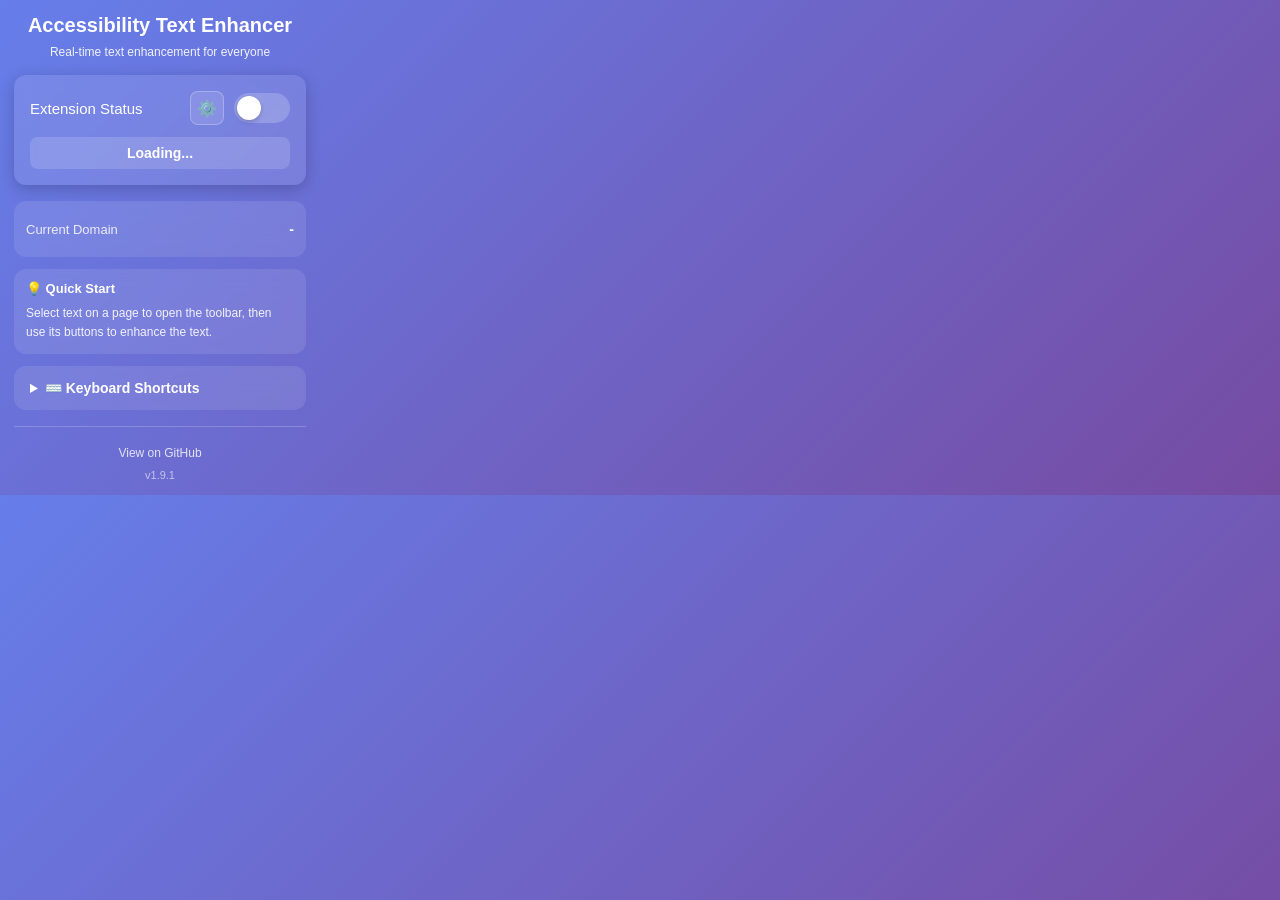
<file: popup/popup.html>
<!DOCTYPE html>
<html lang="en">
<head>
    <meta charset="utf-8">
    <meta name="viewport" content="width=device-width, initial-scale=1.0">
    <link rel="stylesheet" href="popup.css">
</head>
<body>
    <div class="header">
        <h2>Accessibility Text Enhancer</h2>
        <p>Real-time text enhancement for everyone</p>
    </div>

    <div class="main-toggle">
        <div class="toggle-container">
            <span class="toggle-label">Extension Status</span>
            <div class="toggle-controls">
                <button type="button" id="openSettings" class="settings-entry"
                    aria-label="Settings" title="Settings">
                    <span aria-hidden="true">⚙️</span>
                </button>
                <label class="switch">
                    <input type="checkbox" id="toggle" aria-label="Enable Accessibility Text Enhancer">
                    <span class="slider" aria-hidden="true"></span>
                </label>
            </div>
        </div>
        <div id="status" role="status" aria-live="polite">Loading...</div>
    </div>

    <div class="stats">
        <div class="stat-item">
            <span class="stat-label">Current Domain</span>
            <span class="stat-value" id="currentDomain">-</span>
        </div>
        <div class="site-rule" hidden>
            <label class="site-rule-label" for="siteRule">This site</label>
            <select id="siteRule" class="site-rule-select" disabled>
                <option value="">Use global setting</option>
                <option value="on">Always on</option>
                <option value="off">Always off</option>
            </select>
        </div>
    </div>

    <div class="info">
        <strong>💡 Quick Start</strong>
        <p>Select text on a page to open the toolbar, then use its buttons to enhance the text.</p>
    </div>

    <details class="shortcuts">
        <summary class="shortcuts-summary">
            <span>⌨️ Keyboard Shortcuts</span>
        </summary>

        <div class="shortcut-list">
            <div class="shortcut-item">
                <span>Open Extension</span>
                <span class="shortcut-key" data-command="_execute_action">Ctrl+Shift+Y</span>
            </div>
            <div class="shortcut-item">
                <span>Toggle Extension</span>
                <span class="shortcut-key" data-command="toggle-extension">Ctrl+Shift+E</span>
            </div>
            <div class="shortcut-item">
                <span>Focus Toolbar</span>
                <span class="shortcut-key" data-command="focus-toolbar">Ctrl+Shift+F</span>
            </div>
            <div class="shortcut-item">
                <span>Bold</span>
                <span class="shortcut-key">Alt+Shift+B</span>
            </div>
            <div class="shortcut-item">
                <span>Highlight</span>
                <span class="shortcut-key">Alt+Shift+H</span>
            </div>
            <div class="shortcut-item">
                <span>Read Aloud</span>
                <span class="shortcut-key">Alt+Shift+R</span>
            </div>
            <div class="shortcut-item">
                <span>Undo</span>
                <span class="shortcut-key">Ctrl+Z</span>
            </div>
            <div class="shortcut-item">
                <span>Redo</span>
                <span class="shortcut-key">Ctrl+Y</span>
            </div>

            <button type="button" class="manage-shortcuts" id="manageShortcuts">
                Manage shortcuts
            </button>
        </div>
    </details>

    <div class="footer">
        <a href="https://github.com/FrankenSama/accessibility-text-enhancer" target="_blank" rel="noopener noreferrer">
            View on GitHub
        </a>
        <div class="version">v1.9.1</div>
    </div>

    <script type="module" src="popup.js"></script>
</body>
</html>
</file>
<file: styles.css>
/* Accessibility Text Enhancer — landing page styles */

* {
    margin: 0;
    padding: 0;
    box-sizing: border-box;
}

:root {
    --primary: #667eea;
    --secondary: #764ba2;
    --accent: #f093fb;
    --text-dark: #1a202c;
    --text-light: #718096;
    --bg-light: #f7fafc;
}

body {
    font-family: 'Inter', -apple-system, BlinkMacSystemFont, 'Segoe UI', sans-serif;
    line-height: 1.6;
    color: var(--text-dark);
    overflow-x: hidden;
}

/* Hero Section */
.hero {
    min-height: 100vh;
    background: linear-gradient(135deg, var(--primary) 0%, var(--secondary) 100%);
    color: white;
    display: flex;
    align-items: center;
    justify-content: center;
    position: relative;
    overflow: hidden;
}

.hero::before {
    content: '';
    position: absolute;
    top: 0;
    left: 0;
    right: 0;
    bottom: 0;
    background:
        radial-gradient(circle at 20% 50%, rgba(255,255,255,0.1) 0%, transparent 50%),
        radial-gradient(circle at 80% 80%, rgba(255,255,255,0.1) 0%, transparent 50%);
    animation: pulse 15s ease-in-out infinite;
}

@keyframes pulse {
    0%, 100% { opacity: 1; }
    50% { opacity: 0.5; }
}

.hero-content {
    max-width: 1200px;
    padding: 2rem;
    text-align: center;
    position: relative;
    z-index: 1;
}

.hero h1 {
    font-size: 4rem;
    font-weight: 900;
    margin-bottom: 1.5rem;
    line-height: 1.2;
    animation: fadeInUp 1s ease;
}

.hero .subtitle {
    font-size: 1.5rem;
    margin-bottom: 2rem;
    opacity: 0.95;
    font-weight: 300;
    animation: fadeInUp 1s ease 0.2s both;
}

.hero .stats {
    display: flex;
    gap: 3rem;
    justify-content: center;
    margin: 3rem 0;
    flex-wrap: wrap;
    animation: fadeInUp 1s ease 0.4s both;
}

.stat-item {
    text-align: center;
}

.stat-number {
    font-size: 3rem;
    font-weight: 700;
    display: block;
    color: var(--accent);
}

.stat-label {
    font-size: 1rem;
    opacity: 0.9;
}

.cta-buttons {
    display: flex;
    gap: 1.5rem;
    justify-content: center;
    margin-top: 2rem;
    flex-wrap: wrap;
    animation: fadeInUp 1s ease 0.6s both;
}

.cta-note {
    margin-top: 1.25rem;
    font-size: 0.95rem;
    color: rgba(255, 255, 255, 0.8);
}

.cta-note a {
    color: inherit;
    text-decoration: underline;
}

.btn {
    padding: 1rem 2.5rem;
    border-radius: 50px;
    text-decoration: none;
    font-weight: 600;
    font-size: 1.1rem;
    transition: all 0.3s ease;
    display: inline-block;
    cursor: pointer;
}

.btn-primary {
    background: white;
    color: var(--primary);
    box-shadow: 0 10px 40px rgba(0,0,0,0.2);
}

.btn-primary:hover {
    transform: translateY(-3px);
    box-shadow: 0 15px 50px rgba(0,0,0,0.3);
}

.btn-secondary {
    background: rgba(255,255,255,0.2);
    color: white;
    border: 2px solid white;
    backdrop-filter: blur(10px);
}

.btn-secondary:hover {
    background: rgba(255,255,255,0.3);
    transform: translateY(-3px);
}

@keyframes fadeInUp {
    from {
        opacity: 0;
        transform: translateY(30px);
    }
    to {
        opacity: 1;
        transform: translateY(0);
    }
}

/* Features Section */
.features {
    padding: 6rem 2rem;
    background: var(--bg-light);
}

.section-title {
    text-align: center;
    font-size: 3rem;
    font-weight: 700;
    margin-bottom: 1rem;
    color: var(--text-dark);
}

.section-subtitle {
    text-align: center;
    font-size: 1.25rem;
    color: var(--text-light);
    margin-bottom: 4rem;
    max-width: 700px;
    margin-left: auto;
    margin-right: auto;
}

.features-grid {
    display: grid;
    grid-template-columns: repeat(auto-fit, minmax(300px, 1fr));
    gap: 2rem;
    max-width: 1200px;
    margin: 0 auto;
}

.feature-card {
    background: white;
    padding: 2.5rem;
    border-radius: 20px;
    box-shadow: 0 10px 30px rgba(0,0,0,0.08);
    transition: all 0.3s ease;
    border: 1px solid rgba(0,0,0,0.05);
}

.feature-card:hover {
    transform: translateY(-10px);
    box-shadow: 0 20px 40px rgba(0,0,0,0.15);
}

.feature-icon {
    font-size: 3rem;
    margin-bottom: 1rem;
}

.feature-card h3 {
    font-size: 1.5rem;
    margin-bottom: 1rem;
    color: var(--primary);
}

.feature-card p {
    color: var(--text-light);
    line-height: 1.8;
}

/* Demo Section */
.demo {
    padding: 6rem 2rem;
    background: linear-gradient(135deg, var(--primary) 0%, var(--secondary) 100%);
    color: white;
}

.demo-container {
    max-width: 1200px;
    margin: 0 auto;
}

.demo .section-title {
    color: white;
}

.demo .section-subtitle {
    color: rgba(255, 255, 255, 0.9);
}

.demo-video {
    background: rgba(255,255,255,0.1);
    border-radius: 20px;
    padding: 2rem;
    backdrop-filter: blur(10px);
    margin-top: 3rem;
    text-align: center;
}

.demo-video img {
    max-width: 100%;
    height: auto;
    border-radius: 10px;
    box-shadow: 0 20px 60px rgba(0,0,0,0.3);
}

.demo-video p {
    margin-top: 1rem;
    opacity: 0.9;
}

/* Research Section */
.research {
    padding: 6rem 2rem;
    background: white;
}

.research-content {
    max-width: 1000px;
    margin: 0 auto;
}

.research-stats {
    display: grid;
    grid-template-columns: repeat(auto-fit, minmax(250px, 1fr));
    gap: 2rem;
    margin: 3rem 0;
}

.research-stat {
    background: var(--bg-light);
    padding: 2rem;
    border-radius: 15px;
    text-align: center;
}

.research-stat-value {
    font-size: 2.5rem;
    font-weight: 700;
    color: var(--primary);
    display: block;
    margin-bottom: 0.5rem;
}

.research-stat-label {
    color: var(--text-light);
    font-size: 1rem;
}

.research-note {
    color: var(--text-light);
    margin-top: 2rem;
    line-height: 1.8;
}

.research-note + .research-note {
    margin-top: 1rem;
}

/* Installation Section */
.installation {
    padding: 6rem 2rem;
    background: var(--bg-light);
}

.installation-content {
    max-width: 900px;
    margin: 0 auto;
}

.steps {
    display: grid;
    gap: 2rem;
    margin-top: 3rem;
}

.step {
    background: white;
    padding: 2rem;
    border-radius: 15px;
    box-shadow: 0 5px 20px rgba(0,0,0,0.08);
    display: flex;
    gap: 2rem;
    align-items: start;
}

.step-number {
    background: linear-gradient(135deg, var(--primary), var(--secondary));
    color: white;
    width: 50px;
    height: 50px;
    border-radius: 50%;
    display: flex;
    align-items: center;
    justify-content: center;
    font-size: 1.5rem;
    font-weight: 700;
    flex-shrink: 0;
}

.step-content h3 {
    margin-bottom: 0.5rem;
    color: var(--primary);
}

.step-content p {
    color: var(--text-light);
}

/* Code block */
.code-block {
    background: var(--text-dark);
    color: #4ade80;
    padding: 1.5rem;
    border-radius: 10px;
    margin: 1rem 0;
    overflow-x: auto;
    font-family: 'Courier New', monospace;
    font-size: 0.9rem;
}

/* Footer */
footer {
    background: var(--text-dark);
    color: white;
    padding: 4rem 2rem 2rem;
}

.footer-content {
    max-width: 1200px;
    margin: 0 auto;
    display: grid;
    grid-template-columns: repeat(auto-fit, minmax(250px, 1fr));
    gap: 3rem;
    margin-bottom: 3rem;
}

.footer-section h4 {
    margin-bottom: 1.5rem;
    font-size: 1.25rem;
}

.footer-section ul {
    list-style: none;
}

.footer-section ul li {
    margin-bottom: 0.75rem;
}

.footer-section a {
    color: rgba(255,255,255,0.7);
    text-decoration: none;
    transition: color 0.3s;
}

.footer-section a:hover {
    color: white;
}

.footer-bottom {
    text-align: center;
    padding-top: 2rem;
    border-top: 1px solid rgba(255,255,255,0.1);
    color: rgba(255,255,255,0.5);
}

.footer-tagline {
    margin-top: 0.5rem;
}

/* Responsive */
@media (max-width: 768px) {
    .hero h1 {
        font-size: 2.5rem;
    }

    .hero .subtitle {
        font-size: 1.25rem;
    }

    .section-title {
        font-size: 2rem;
    }

    .hero .stats {
        gap: 1.5rem;
    }

    .stat-number {
        font-size: 2rem;
    }

    .cta-buttons {
        flex-direction: column;
    }

    .btn {
        width: 100%;
        text-align: center;
    }

    .step {
        flex-direction: column;
    }
}

/* Scroll animations */
.fade-in {
    opacity: 0;
    transform: translateY(30px);
    transition: opacity 0.6s ease, transform 0.6s ease;
}

.fade-in.visible {
    opacity: 1;
    transform: translateY(0);
}
</file>
<file: options/options.css>
/* Reading settings page */

:root {
    color-scheme: light dark;
    --page-bg: #f4f6f8;
    --card-bg: #ffffff;
    --text: #1d2329;
    --muted: #55606b;
    --border: #d6dde4;
    --accent: #2e7d32;
    --accent-hover: #256a29;
    --secondary: #e8edf1;
    --secondary-hover: #dce4ea;
    --status-bg: #eef5ee;
}

@media (prefers-color-scheme: dark) {
    :root {
        --page-bg: #171a1d;
        --card-bg: #23282d;
        --text: #f1f4f6;
        --muted: #b8c1c9;
        --border: #3d454d;
        --accent: #66bb6a;
        --accent-hover: #81c784;
        --secondary: #323940;
        --secondary-hover: #3d454d;
        --status-bg: #2b3a2c;
    }
}

* {
    box-sizing: border-box;
}

body {
    margin: 0;
    min-height: 100vh;
    background: var(--page-bg);
    color: var(--text);
    font-family: -apple-system, BlinkMacSystemFont, 'Segoe UI', Arial, sans-serif;
    font-size: 16px;
    line-height: 1.5;
}

.page {
    max-width: 640px;
    margin: 0 auto;
    padding: 40px 20px;
}

.page-header {
    margin-bottom: 24px;
}

h1 {
    margin: 0 0 8px;
    font-size: 28px;
    line-height: 1.2;
}

.subtitle {
    margin: 0;
    color: var(--muted);
    font-size: 15px;
}

.settings-search {
    margin-bottom: 20px;
}

.settings-search label {
    display: block;
    margin-bottom: 6px;
    font-weight: 600;
}

.settings-search-row {
    display: flex;
    align-items: stretch;
    gap: 8px;
}

.settings-search-input {
    flex: 1 1 auto;
    min-width: 0;
    padding: 10px 12px;
    border: 1px solid var(--border);
    border-radius: 8px;
    background: var(--card-bg);
    color: var(--text);
    font: inherit;
}

.settings-search-clear {
    flex: 0 0 auto;
    padding: 8px 14px;
    border: 1px solid var(--border);
    border-radius: 8px;
    background: var(--secondary);
    color: var(--text);
    font: inherit;
    font-size: 14px;
    cursor: pointer;
}

.settings-search-clear:hover {
    background: var(--secondary-hover);
}

.settings-search-clear[hidden] {
    display: none;
}

.search-status {
    min-height: 0;
    margin: 6px 0 0;
    color: var(--muted);
    font-size: 13px;
}

[data-atx-search-hidden] {
    display: none !important;
}

.card {
    background: var(--card-bg);
    border: 1px solid var(--border);
    border-radius: 12px;
    padding: 24px;
}

.card + .card {
    margin-top: 20px;
}

h2 {
    margin: 0 0 20px;
    font-size: 20px;
}

.field {
    margin-bottom: 22px;
}

.field label {
    display: flex;
    align-items: baseline;
    justify-content: space-between;
    gap: 12px;
    margin-bottom: 8px;
    font-weight: 600;
}

output {
    color: var(--muted);
    font-variant-numeric: tabular-nums;
    font-weight: 500;
}

select {
    width: 100%;
    padding: 10px 12px;
    border: 1px solid var(--border);
    border-radius: 8px;
    background: var(--card-bg);
    color: var(--text);
    font: inherit;
}

input[type="range"] {
    width: 100%;
    margin: 0;
    accent-color: var(--accent);
}

.hint {
    margin: 8px 0 0;
    color: var(--muted);
    font-size: 13px;
}

.actions {
    display: flex;
    flex-wrap: wrap;
    gap: 12px;
    margin-top: 4px;
}

.btn {
    flex: 1 1 180px;
    padding: 11px 16px;
    border: 1px solid transparent;
    border-radius: 8px;
    font: inherit;
    font-weight: 600;
    cursor: pointer;
}

.btn.primary {
    background: var(--accent);
    color: #ffffff;
}

.btn.primary:hover {
    background: var(--accent-hover);
}

.btn.secondary {
    background: var(--secondary);
    color: var(--text);
    border-color: var(--border);
}

.btn.secondary:hover {
    background: var(--secondary-hover);
}

.btn:disabled {
    opacity: 0.55;
    cursor: not-allowed;
}

.btn.link,
.site-rule-remove {
    flex: 0 0 auto;
    padding: 6px 12px;
    border: 1px solid var(--border);
    background: transparent;
    color: var(--accent);
    font-size: 13px;
}

.btn.link:hover:not(:disabled),
.site-rule-remove:hover:not(:disabled) {
    background: var(--secondary);
}

.site-rule-list {
    margin: 14px 0 0;
    padding: 0;
    list-style: none;
    border: 1px solid var(--border);
    border-radius: 8px;
}

.site-rule-item {
    display: flex;
    flex-wrap: wrap;
    align-items: center;
    justify-content: space-between;
    gap: 8px 12px;
    padding: 10px 12px;
}

.site-rule-item + .site-rule-item {
    border-top: 1px solid var(--border);
}

.site-rule-origin {
    flex: 1 1 auto;
    font-weight: 600;
    word-break: break-all;
}

.site-rule-value {
    color: var(--muted);
    font-size: 13px;
}

.custom-spacing {
    margin-bottom: 22px;
    padding: 16px;
    border: 1px solid var(--border);
    border-radius: 8px;
    background: var(--page-bg);
}

.custom-spacing[hidden] {
    display: none;
}

.custom-spacing .field:last-child {
    margin-bottom: 0;
}

.color-control {
    display: flex;
    align-items: center;
    gap: 12px;
}

.color-control select {
    flex: 1 1 auto;
}

.swatch {
    flex: 0 0 auto;
    width: 28px;
    height: 28px;
    border: 1px solid var(--border);
    border-radius: 6px;
    forced-color-adjust: none;
}

.preview-field {
    margin-bottom: 22px;
}

.preview-label {
    margin: 0 0 8px;
    font-weight: 600;
}

.text-preview {
    padding: 16px;
    border: 1px solid var(--border);
    border-radius: 8px;
    background: var(--page-bg);
    overflow-wrap: break-word;
}

.text-preview p {
    margin: 0;
}

.empty {
    margin: 10px 0 0;
    color: var(--muted);
    font-size: 14px;
}

.empty[hidden],
.site-rule-list[hidden] {
    display: none;
}

.btn:focus-visible,
select:focus-visible,
input[type="range"]:focus-visible,
input[type="search"]:focus-visible,
.settings-search-clear:focus-visible {
    outline: 3px solid var(--accent);
    outline-offset: 2px;
}

.status {
    min-height: 1.5em;
    margin: 16px 0 0;
    padding: 10px 12px;
    border-radius: 8px;
    background: var(--status-bg);
    color: var(--text);
    font-size: 14px;
}

.status:empty {
    padding: 0;
    background: transparent;
}

.page-footer {
    display: flex;
    flex-wrap: wrap;
    justify-content: space-between;
    gap: 8px;
    margin-top: 20px;
    color: var(--muted);
    font-size: 13px;
}

/* Forced-colors mode: replace the theme palette with system colours so the
   page, cards, controls, and focus rings stay legible. */
@media (forced-colors: active) {
    :root {
        --page-bg: Canvas;
        --card-bg: Canvas;
        --text: CanvasText;
        --muted: CanvasText;
        --border: CanvasText;
        --accent: Highlight;
        --accent-hover: Highlight;
        --secondary: ButtonFace;
        --secondary-hover: ButtonFace;
        --status-bg: Canvas;
    }

    .card {
        border-color: CanvasText;
    }

    .btn {
        border-color: CanvasText;
    }

    .btn.primary {
        background: ButtonFace;
        color: ButtonText;
        border: 2px solid Highlight;
    }

    .btn.primary:hover {
        background: ButtonFace;
        color: ButtonText;
        outline: 2px solid Highlight;
        outline-offset: 2px;
    }

    .btn.secondary {
        background: ButtonFace;
        color: ButtonText;
    }

    .btn.link,
    .site-rule-remove {
        background: ButtonFace;
        color: LinkText;
        border-color: CanvasText;
    }

    .site-rule-list {
        border-color: CanvasText;
    }

    .text-preview {
        background: Canvas;
        border-color: CanvasText;
    }

    .swatch {
        border-color: CanvasText;
    }

    .site-rule-item + .site-rule-item {
        border-top-color: CanvasText;
    }

    select {
        background: Field;
        color: FieldText;
    }

    .settings-search-input {
        background: Field;
        color: FieldText;
        border-color: CanvasText;
    }

    .settings-search-clear {
        background: ButtonFace;
        color: ButtonText;
        border-color: CanvasText;
    }

    .status {
        border: 1px solid CanvasText;
    }

    .status:empty {
        border: none;
    }

    .btn:focus-visible,
    select:focus-visible,
    input[type="range"]:focus-visible {
        outline: 2px solid Highlight;
    }

    .page-footer {
        color: CanvasText;
    }
}
</file>
<file: popup/popup.css>
/* Accessibility Text Enhancer — popup styles */

* {
    margin: 0;
    padding: 0;
    box-sizing: border-box;
}

body {
    width: 320px;
    padding: 14px;
    font-family: -apple-system, BlinkMacSystemFont, 'Segoe UI', Arial, sans-serif;
    background: linear-gradient(135deg, #667eea 0%, #764ba2 100%);
    color: white;
}

.header {
    text-align: center;
    margin-bottom: 16px;
}

.header h2 {
    font-size: 20px;
    font-weight: 600;
    margin-bottom: 8px;
}

.header p {
    font-size: 12px;
    opacity: 0.9;
}

.main-toggle {
    background: rgba(255, 255, 255, 0.1);
    backdrop-filter: blur(10px);
    padding: 16px;
    border-radius: 12px;
    margin-bottom: 16px;
    box-shadow: 0 4px 16px rgba(0, 0, 0, 0.2);
}

.toggle-container {
    display: flex;
    align-items: center;
    justify-content: space-between;
    margin-bottom: 12px;
}

.toggle-label {
    font-weight: 500;
    font-size: 15px;
}

.switch {
    position: relative;
    display: inline-block;
    width: 56px;
    height: 30px;
}

.switch input {
    opacity: 0;
    width: 0;
    height: 0;
}

.slider {
    position: absolute;
    cursor: pointer;
    top: 0;
    left: 0;
    right: 0;
    bottom: 0;
    background-color: rgba(255, 255, 255, 0.2);
    transition: .3s;
    border-radius: 30px;
}

.slider:before {
    position: absolute;
    content: "";
    height: 24px;
    width: 24px;
    left: 3px;
    bottom: 3px;
    background-color: white;
    transition: .3s;
    border-radius: 50%;
    box-shadow: 0 2px 4px rgba(0, 0, 0, 0.2);
}

input:checked + .slider {
    background-color: #4CAF50;
}

input:checked + .slider:before {
    transform: translateX(26px);
}

/* The checkbox itself is visually hidden, so show focus on the track. */
.switch input:focus-visible + .slider {
    outline: 2px solid white;
    outline-offset: 2px;
}

#status {
    text-align: center;
    font-weight: 600;
    font-size: 14px;
    padding: 8px;
    border-radius: 8px;
    background: rgba(255, 255, 255, 0.15);
}

#status.active {
    background: rgba(76, 175, 80, 0.3);
}

#status.disabled {
    background: rgba(244, 67, 54, 0.3);
}

.toggle-controls {
    display: flex;
    align-items: center;
    gap: 10px;
}

.settings-entry {
    display: inline-flex;
    align-items: center;
    justify-content: center;
    width: 34px;
    height: 34px;
    padding: 0;
    border: 1px solid rgba(255, 255, 255, 0.25);
    border-radius: 8px;
    background: rgba(255, 255, 255, 0.12);
    color: white;
    font-size: 16px;
    cursor: pointer;
}

.settings-entry:hover {
    background: rgba(255, 255, 255, 0.2);
}

.settings-entry:focus-visible {
    outline: 2px solid white;
    outline-offset: 2px;
}

.stats {
    background: rgba(255, 255, 255, 0.1);
    backdrop-filter: blur(10px);
    padding: 12px;
    border-radius: 12px;
    margin-bottom: 12px;
}

.stats > * + * {
    border-top: 1px solid rgba(255, 255, 255, 0.1);
}

.stat-item {
    display: flex;
    justify-content: space-between;
    align-items: center;
    padding: 8px 0;
}

.stat-label {
    font-size: 13px;
    opacity: 0.85;
}

.stat-value {
    font-weight: 600;
    font-size: 14px;
}

.site-rule {
    display: flex;
    align-items: center;
    justify-content: space-between;
    gap: 12px;
    padding-top: 10px;
}

.site-rule[hidden] {
    display: none;
}

.site-rule-label {
    font-size: 13px;
    opacity: 0.85;
}

.site-rule-select {
    max-width: 170px;
    padding: 6px 8px;
    border-radius: 8px;
    border: 1px solid rgba(255, 255, 255, 0.25);
    background: rgba(255, 255, 255, 0.12);
    color: inherit;
    font: inherit;
    font-size: 13px;
}

.site-rule-select:focus-visible {
    outline: 2px solid #fff;
    outline-offset: 2px;
}

.site-rule-select:disabled {
    opacity: 0.5;
}

.info {
    background: rgba(255, 255, 255, 0.1);
    backdrop-filter: blur(10px);
    padding: 12px;
    border-radius: 12px;
    margin-bottom: 12px;
}

.info p {
    font-size: 12px;
    line-height: 1.6;
    opacity: 0.9;
}

.info strong {
    display: block;
    margin-bottom: 8px;
    font-size: 13px;
}

.shortcuts {
    background: rgba(255, 255, 255, 0.1);
    backdrop-filter: blur(10px);
    padding: 0 16px;
    border-radius: 12px;
}

.shortcuts-summary {
    padding: 14px 0;
    font-size: 14px;
    font-weight: 600;
    cursor: pointer;
    list-style-position: inside;
}

.shortcuts-summary:focus-visible {
    outline: 2px solid white;
    outline-offset: 2px;
    border-radius: 4px;
}

.shortcut-list {
    padding-bottom: 14px;
}

.shortcut-item {
    display: flex;
    justify-content: space-between;
    padding: 6px 0;
    font-size: 12px;
}

.shortcut-key {
    background: rgba(255, 255, 255, 0.2);
    padding: 2px 8px;
    border-radius: 4px;
    font-family: 'Courier New', monospace;
    font-size: 11px;
}

.manage-shortcuts {
    display: block;
    margin: 10px 0 0 auto;
    padding: 0;
    border: none;
    background: none;
    color: white;
    font-family: inherit;
    font-size: 11px;
    text-decoration: underline;
    cursor: pointer;
    opacity: 0.85;
    white-space: nowrap;
}

.manage-shortcuts:hover {
    opacity: 1;
}

.manage-shortcuts:focus-visible {
    outline: 2px solid white;
    outline-offset: 2px;
    border-radius: 2px;
}

.footer {
    text-align: center;
    margin-top: 16px;
    padding-top: 16px;
    border-top: 1px solid rgba(255, 255, 255, 0.2);
}

.footer a {
    color: white;
    text-decoration: none;
    font-size: 12px;
    opacity: 0.8;
    transition: opacity 0.2s;
}

.footer a:hover {
    opacity: 1;
}

.version {
    font-size: 11px;
    opacity: 0.6;
    margin-top: 8px;
}

/* Forced-colors mode: the gradient page and translucent cards lose their
   contrast, so switch to system colours and visible borders. */
@media (forced-colors: active) {
    body {
        background: Canvas;
        color: CanvasText;
    }

    .main-toggle,
    .stats,
    .info,
    .shortcuts,
    #status,
    .shortcut-key {
        background: Canvas;
        border: 1px solid CanvasText;
        box-shadow: none;
        backdrop-filter: none;
        -webkit-backdrop-filter: none;
    }

    .settings-entry {
        background: ButtonFace;
        color: ButtonText;
        border-color: ButtonText;
    }

    .site-rule-select {
        background: ButtonFace;
        color: ButtonText;
        border-color: ButtonText;
    }

    .site-rule-select:focus-visible {
        outline: 2px solid Highlight;
    }

    .slider {
        background: ButtonFace;
        border: 1px solid ButtonText;
    }

    .slider:before {
        background: ButtonText;
        box-shadow: none;
    }

    input:checked + .slider {
        background: Highlight;
    }

    input:checked + .slider:before {
        background: HighlightText;
    }

    .switch input:focus-visible + .slider,
    .settings-entry:focus-visible,
    .shortcuts-summary:focus-visible,
    .manage-shortcuts:focus-visible {
        outline: 2px solid Highlight;
        outline-offset: 2px;
    }

    #status.active,
    #status.disabled {
        border-width: 2px;
    }

    .shortcut-key {
        background: ButtonFace;
        color: ButtonText;
    }

    .manage-shortcuts,
    .footer a {
        color: LinkText;
    }

    .footer {
        border-top-color: CanvasText;
    }

    .header p,
    .stat-label,
    .info p,
    .version,
    .manage-shortcuts {
        opacity: 1;
    }
}
</file>
